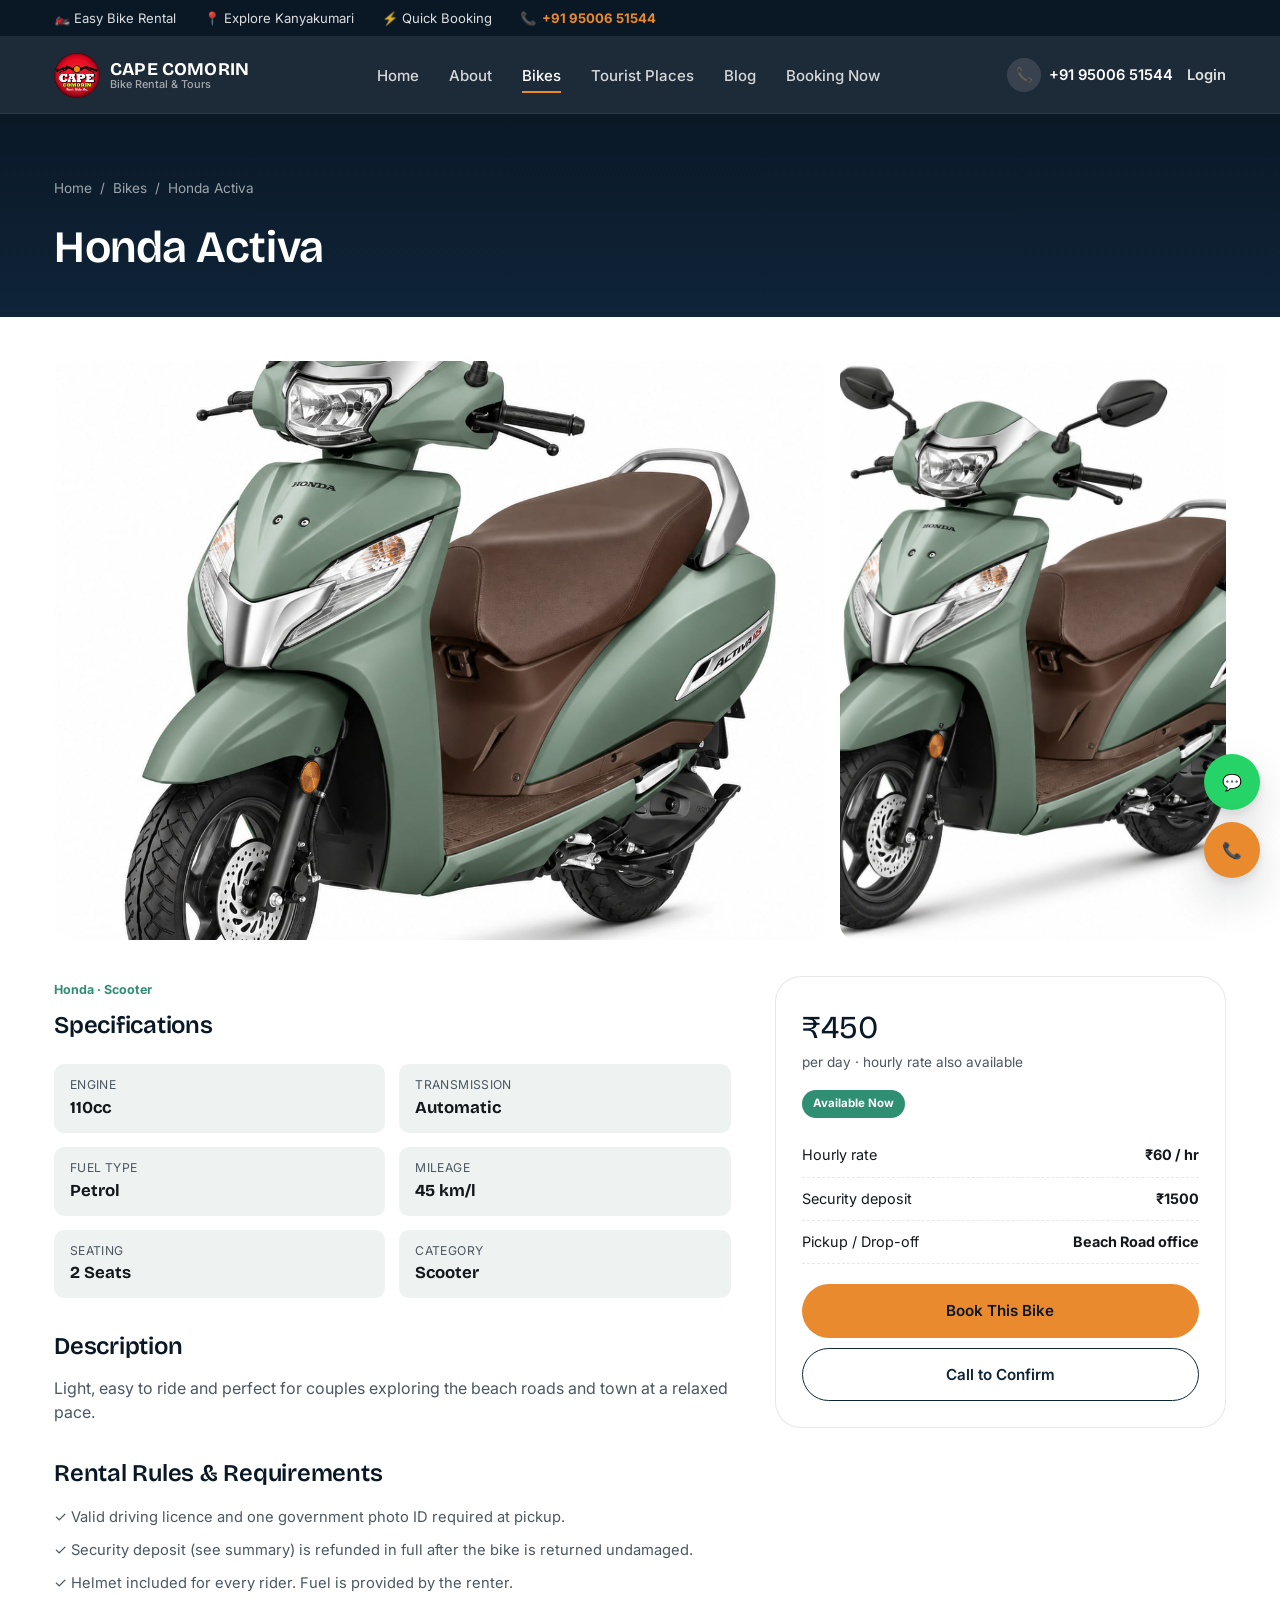
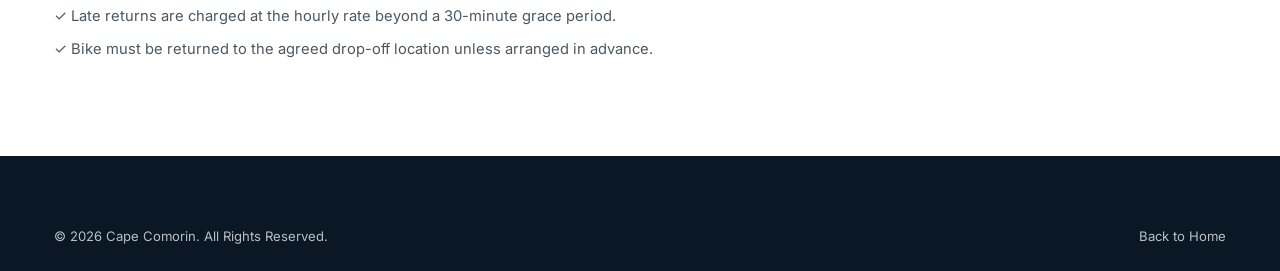
<file: bike-details.html>
<!DOCTYPE html>
<html lang="en">
<head>
<meta charset="UTF-8">
<meta name="viewport" content="width=device-width, initial-scale=1.0">
<title id="page-title">Bike Details | Cape Comorin</title>
<meta name="description" content="Specifications, pricing and rental terms for this bike, available to rent in Kanyakumari.">
<link rel="icon" href="data:image/svg+xml,<svg xmlns=%22http://www.w3.org/2000/svg%22 viewBox=%220 0 100 100%22><text y=%22.9em%22 font-size=%2290%22>🏍️</text></svg>">
<link rel="preconnect" href="https://fonts.googleapis.com">
<link rel="preconnect" href="https://fonts.gstatic.com" crossorigin>
<link href="https://fonts.googleapis.com/css2?family=Bricolage+Grotesque:opsz,wght@12..96,500;12..96,600;12..96,700;12..96,800&family=Inter:wght@400;500;600;700&display=swap" rel="stylesheet">
<link rel="stylesheet" href="css/style.css">
<style>
  .gallery{display:grid; grid-template-columns:2fr 1fr; gap:14px; margin-bottom:36px;}
  .gallery img{border-radius:var(--radius-md); object-fit:cover; width:100%; height:100%; aspect-ratio:4/3;}
  .detail-grid{display:grid; grid-template-columns:1.5fr 1fr; gap:44px; align-items:start;}
  .spec-list{display:grid; grid-template-columns:1fr 1fr; gap:14px; margin:20px 0 30px;}
  .spec-list div{background:var(--sand); border-radius:var(--radius-sm); padding:12px 16px;}
  .spec-list span{display:block; font-size:0.76rem; color:var(--ink-soft); text-transform:uppercase; letter-spacing:.03em;}
  .spec-list strong{font-family:var(--font-display); font-size:1.05rem;}
  .buy-box{background:var(--white); border:1px solid var(--line); border-radius:var(--radius-lg); padding:26px; position:sticky; top:96px;}
  .buy-box .price{font-family:var(--font-display); font-size:2rem; color:var(--navy-950);}
  .rules-list{display:grid; gap:10px; margin-top:14px; color:var(--ink-soft); font-size:0.92rem;}
  @media (max-width:900px){.detail-grid{grid-template-columns:1fr;} .gallery{grid-template-columns:1fr;}}
</style>
</head>
<body>
<a href="#main" class="skip-link">Skip to content</a>
<div class="topbar"><div class="container"><div class="topbar-scroll">
  <span>🏍️ Easy Bike Rental</span><span>📍 Explore Kanyakumari</span><span>⚡ Quick Booking</span>
  <a class="topbar-call" href="tel:9500651544" data-cc-tel>📞 <span data-cc-phone>+91 95006 51544</span></a>
</div></div></div>
<header class="site-header">
  <div class="container nav-row">
     <a href="index.html" class="logo">
     <span class="logo-mark">
  <img src="image/LOGO-UPDATED.png" alt="Cape Comorin Logo">
</span>
      <span class="logo-text"><strong>CAPE COMORIN</strong><small>Bike Rental &amp; Tours</small></span>
    </a>
    <nav class="nav-links" aria-label="Primary">
      <a href="index.html">Home</a><a href="index.html#about">About</a><a href="bikes.html" class="active">Bikes</a>
      <a href="tourist-places.html">Tourist Places</a><a href="blog.html">Blog</a><a href="booking.html">Booking Now</a>
    </nav>
    <div class="nav-right">
      <a class="nav-call" href="tel:9500651544" data-cc-tel><span class="icon-circle">📞</span><span class="call-label" data-cc-phone>+91 95006 51544</span></a>
      <a class="nav-login" href="login.html">Login</a>
      <button class="hamburger" aria-label="Open menu" aria-expanded="false"><span></span><span></span><span></span></button>
    </div>
  </div>
  <div class="mobile-panel" role="dialog" aria-label="Mobile menu">
    <a href="index.html">Home</a><a href="index.html#about">About</a><a href="bikes.html">Bikes</a>
    <a href="tourist-places.html">Tourist Places</a><a href="blog.html">Blog</a><a href="booking.html">Booking Now</a>
    <a href="login.html">Login</a>
    <a class="btn btn-amber btn-block" href="booking.html">Book Your Bike</a>
    <div class="mobile-call-strip"><span>📞</span><a href="tel:9500651544" data-cc-tel data-cc-phone>+91 95006 51544</a></div>
  </div>
</header>

<main id="main">
  <section class="page-hero" style="padding-bottom:34px;">
    <div class="container">
      <div class="breadcrumbs"><a href="index.html">Home</a><span>/</span><a href="bikes.html">Bikes</a><span>/</span><span id="crumb-name">Bike</span></div>
      <h1 id="detail-name">Loading…</h1>
    </div>
  </section>

  <section class="section" style="padding-top:44px;">
    <div class="container">
      <div class="gallery" id="detail-gallery"></div>
      <div class="detail-grid">
        <div>
          <span class="bike-cat" id="detail-cat"></span>
          <h2 style="margin-top:6px;">Specifications</h2>
          <div class="spec-list" id="detail-specs"></div>

          <h2>Description</h2>
          <p id="detail-desc" style="color:var(--ink-soft); margin-top:10px;"></p>

          <h2 style="margin-top:30px;">Rental Rules &amp; Requirements</h2>
          <div class="rules-list">
            <p>✓ Valid driving licence and one government photo ID required at pickup.</p>
            <p>✓ Security deposit (see summary) is refunded in full after the bike is returned undamaged.</p>
            <p>✓ Helmet included for every rider. Fuel is provided by the renter.</p>
            <p>✓ Late returns are charged at the hourly rate beyond a 30-minute grace period.</p>
            <p>✓ Bike must be returned to the agreed drop-off location unless arranged in advance.</p>
          </div>
        </div>

        <aside class="buy-box">
          <div class="price" id="detail-price">₹0</div>
          <p style="color:var(--ink-soft); font-size:0.85rem; margin-bottom:16px;">per day · hourly rate also available</p>
          <div id="detail-availability" style="margin-bottom:16px;"></div>
          <div class="summary-row"><span>Hourly rate</span><strong id="detail-hourly"></strong></div>
          <div class="summary-row"><span>Security deposit</span><strong id="detail-deposit"></strong></div>
          <div class="summary-row"><span>Pickup / Drop-off</span><strong>Beach Road office</strong></div>
          <a href="booking.html" id="detail-book-btn" class="btn btn-amber btn-block" style="margin-top:20px;">Book This Bike</a>
          <a href="tel:9500651544" data-cc-tel class="btn btn-outline-dark btn-block" style="margin-top:10px;">Call to Confirm</a>
        </aside>
      </div>
    </div>
  </section>
</main>

<footer class="site-footer">
  <div class="container">
    <div class="footer-bottom" style="border-top:none; padding-top:0;">
      <span>© <span data-cc-year>2026</span> Cape Comorin. All Rights Reserved.</span>
      <a href="index.html">Back to Home</a>
    </div>
  </div>
</footer>

<div class="floating-stack">
  <a class="fab fab-whatsapp" data-cc-whatsapp href="#" target="_blank" rel="noopener" aria-label="Chat on WhatsApp">💬</a>
  <a class="fab fab-call" href="tel:9500651544" data-cc-tel aria-label="Call Cape Comorin">📞</a>
</div>

<script src="js/data.js"></script>
<script src="js/main.js"></script>
<script>
  const params = new URLSearchParams(location.search);
  const bike = CC_BIKES.find(b=>b.slug === params.get("bike")) || CC_BIKES[0];

  document.getElementById("page-title").textContent = bike.name + " Rental in Kanyakumari | Cape Comorin";
  document.getElementById("detail-name").textContent = bike.name;
  document.getElementById("crumb-name").textContent = bike.name;
  document.getElementById("detail-cat").textContent = bike.brand + " · " + bike.category;
  document.getElementById("detail-desc").textContent = bike.desc;
  document.getElementById("detail-price").textContent = "₹" + bike.pricePerDay;
  document.getElementById("detail-hourly").textContent = "₹" + bike.pricePerHour + " / hr";
  document.getElementById("detail-deposit").textContent = "₹" + bike.deposit;
  document.getElementById("detail-book-btn").href = "booking.html?bike=" + bike.slug;

  document.getElementById("detail-gallery").innerHTML = (bike.gallery.length ? bike.gallery : [bike.image])
    .concat(bike.gallery.length < 2 ? [bike.image] : [])
    .slice(0,2)
    .map(src => `<img src="${src}" alt="${bike.name}">`).join("");

  document.getElementById("detail-specs").innerHTML = `
    <div><span>Engine</span><strong>${bike.cc}cc</strong></div>
    <div><span>Transmission</span><strong>${bike.transmission}</strong></div>
    <div><span>Fuel Type</span><strong>${bike.fuel}</strong></div>
    <div><span>Mileage</span><strong>${bike.mileage}</strong></div>
    <div><span>Seating</span><strong>${bike.seats} Seats</strong></div>
    <div><span>Category</span><strong>${bike.category}</strong></div>
  `;

  document.getElementById("detail-availability").innerHTML = bike.available
    ? `<span class="badge-teal badge" style="position:static; display:inline-block;">Available Now</span>`
    : `<span class="badge-red badge" style="position:static; display:inline-block;">Currently Unavailable</span>`;
</script>
</body>
</html>
</file>
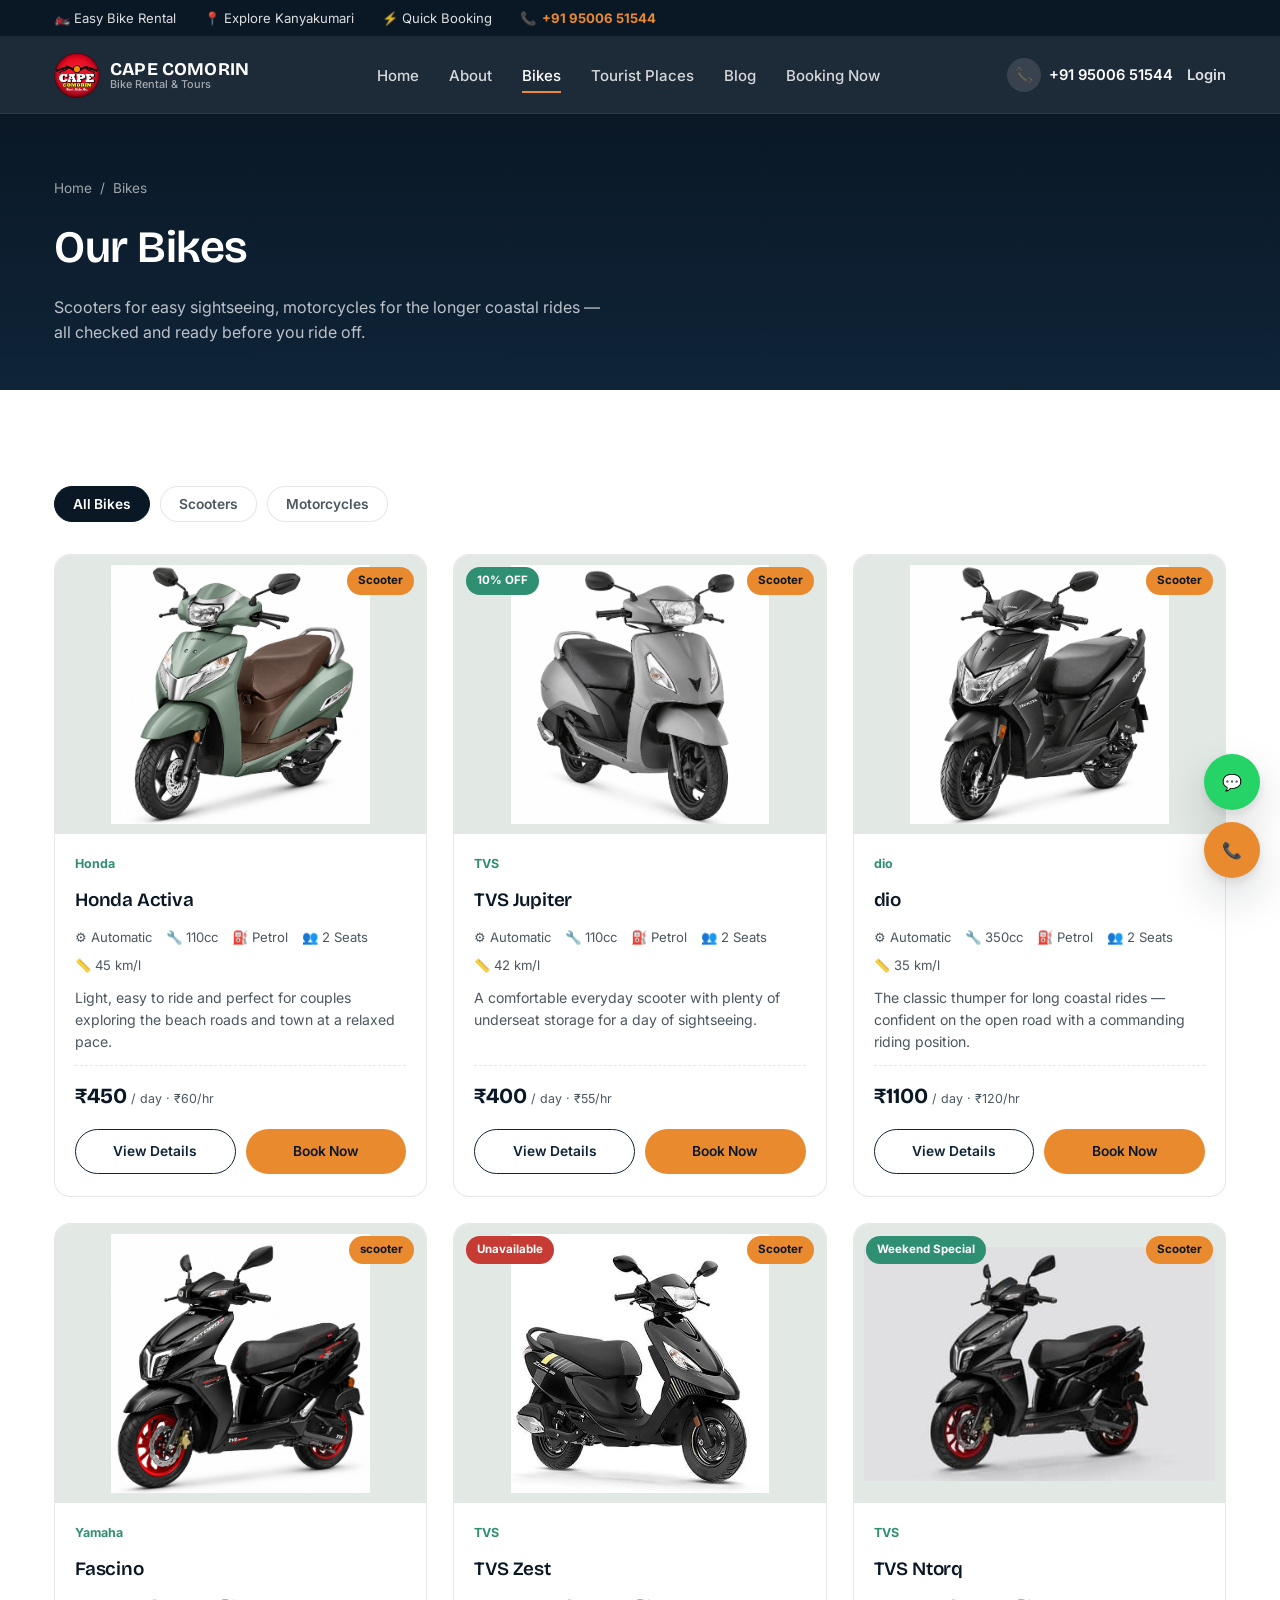
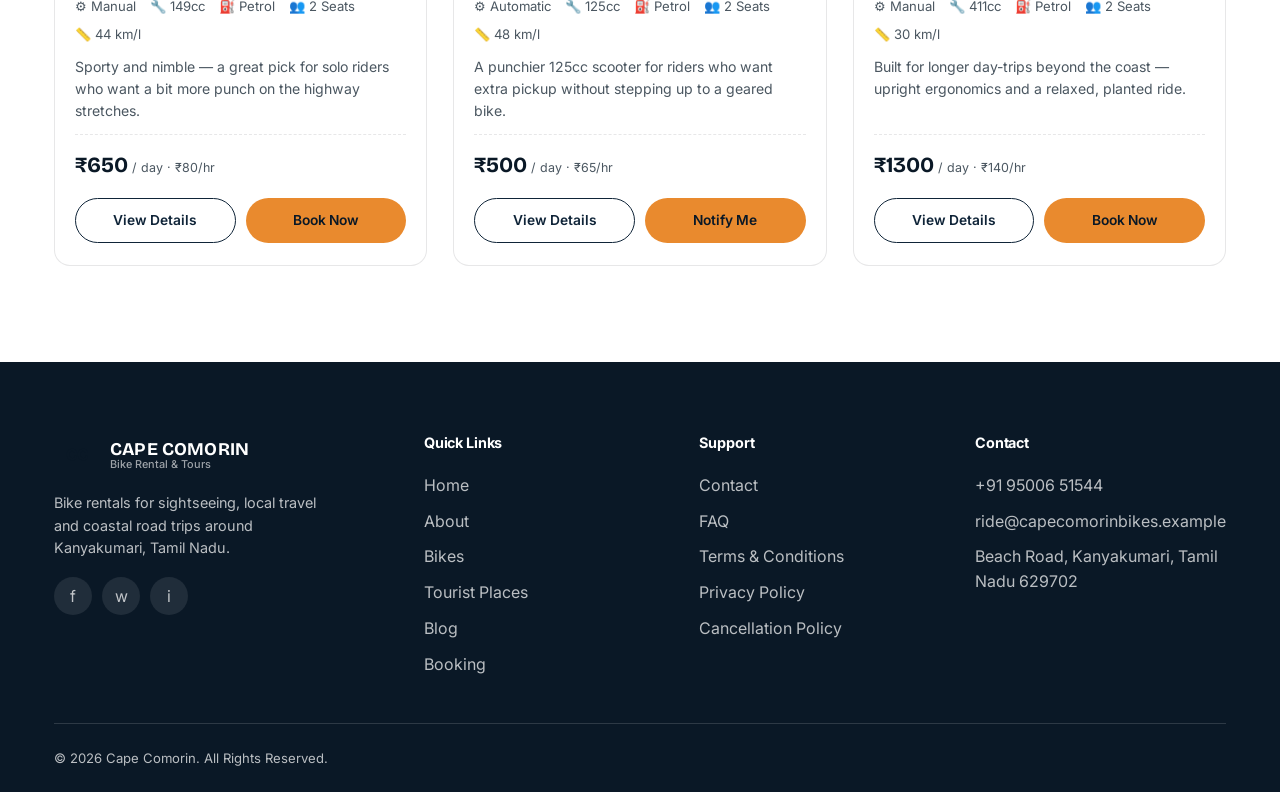
<file: bikes.html>
<!DOCTYPE html>
<html lang="en">
<head>
<meta charset="UTF-8">
<meta name="viewport" content="width=device-width, initial-scale=1.0">
<title>Bike & Scooter Rental in Kanyakumari | Cape Comorin</title>
<meta name="description" content="Browse scooters and motorcycles available for rent in Kanyakumari — daily and hourly rates, specs and instant booking.">
<link rel="canonical" href="https://www.capecomorinbikes.example/bikes">
<link rel="icon" href="data:image/svg+xml,<svg xmlns=%22http://www.w3.org/2000/svg%22 viewBox=%220 0 100 100%22><text y=%22.9em%22 font-size=%2290%22>🏍️</text></svg>">
<link rel="preconnect" href="https://fonts.googleapis.com">
<link rel="preconnect" href="https://fonts.gstatic.com" crossorigin>
<link href="https://fonts.googleapis.com/css2?family=Bricolage+Grotesque:opsz,wght@12..96,500;12..96,600;12..96,700;12..96,800&family=Inter:wght@400;500;600;700&display=swap" rel="stylesheet">
<link rel="stylesheet" href="css/style.css">
</head>
<body>
<a href="#main" class="skip-link">Skip to content</a>
<div class="topbar"><div class="container"><div class="topbar-scroll">
  <span>🏍️ Easy Bike Rental</span><span>📍 Explore Kanyakumari</span><span>⚡ Quick Booking</span>
  <a class="topbar-call" href="tel:9500651544" data-cc-tel>📞 <span data-cc-phone>+91 95006 51544</span></a>
</div></div></div>

<header class="site-header">
  <div class="container nav-row">
    <a href="index.html" class="logo">
     <span class="logo-mark">
  <img src="image/LOGO-UPDATED.png" alt="Cape Comorin Logo">
</span>
      <span class="logo-text"><strong>CAPE COMORIN</strong><small>Bike Rental &amp; Tours</small></span>
    </a>
    <nav class="nav-links" aria-label="Primary">
      <a href="index.html">Home</a><a href="index.html#about">About</a><a href="bikes.html" class="active">Bikes</a>
      <a href="tourist-places.html">Tourist Places</a><a href="blog.html">Blog</a><a href="booking.html">Booking Now</a>
    </nav>
    <div class="nav-right">
      <a class="nav-call" href="tel:9500651544" data-cc-tel><span class="icon-circle">📞</span><span class="call-label" data-cc-phone>+91 95006 51544</span></a>
      <a class="nav-login" href="login.html">Login</a>
      <button class="hamburger" aria-label="Open menu" aria-expanded="false"><span></span><span></span><span></span></button>
    </div>
  </div>
  <div class="mobile-panel" role="dialog" aria-label="Mobile menu">
    <a href="index.html">Home</a><a href="index.html#about">About</a><a href="bikes.html">Bikes</a>
    <a href="tourist-places.html">Tourist Places</a><a href="blog.html">Blog</a><a href="booking.html">Booking Now</a>
    <a href="login.html">Login</a>
    <a class="btn btn-amber btn-block" href="booking.html">Book Your Bike</a>
    <div class="mobile-call-strip"><span>📞</span><a href="tel:9500651544" data-cc-tel data-cc-phone>+91 95006 51544</a></div>
  </div>
</header>

<main id="main">
  <section class="page-hero">
    <div class="container">
      <div class="breadcrumbs"><a href="index.html">Home</a><span>/</span><span>Bikes</span></div>
      <h1>Our Bikes</h1>
      <p>Scooters for easy sightseeing, motorcycles for the longer coastal rides — all checked and ready before you ride off.</p>
    </div>
  </section>

  <section class="section">
    <div class="container">
      <div class="bike-toolbar" id="bike-filters">
        <button class="chip active" data-filter="All">All Bikes</button>
        <button class="chip" data-filter="Scooter">Scooters</button>
        <button class="chip" data-filter="Motorcycle">Motorcycles</button>
      </div>
      <div class="bike-grid" id="bike-grid"></div>
    </div>
  </section>
</main>

<footer class="site-footer">
  <div class="container">
    <div class="footer-grid">
      <div class="footer-col footer-brand">
        <div class="logo"><span class="logo-mark">CC</span><span class="logo-text"><strong>CAPE COMORIN</strong><small>Bike Rental &amp; Tours</small></span></div>
        <p>Bike rentals for sightseeing, local travel and coastal road trips around Kanyakumari, Tamil Nadu.</p>
        <div class="footer-social">
          <a href="#" aria-label="Facebook">f</a><a data-cc-whatsapp href="#" aria-label="WhatsApp">w</a><a href="#" aria-label="Instagram">i</a>
        </div>
      </div>
      <div class="footer-col"><h4>Quick Links</h4><ul>
        <li><a href="index.html">Home</a></li><li><a href="index.html#about">About</a></li>
        <li><a href="bikes.html">Bikes</a></li><li><a href="tourist-places.html">Tourist Places</a></li>
        <li><a href="blog.html">Blog</a></li><li><a href="booking.html">Booking</a></li>
      </ul></div>
      <div class="footer-col"><h4>Support</h4><ul>
        <li><a href="index.html#contact">Contact</a></li><li><a href="faq.html">FAQ</a></li>
        <li><a href="terms.html">Terms &amp; Conditions</a></li><li><a href="terms.html#privacy">Privacy Policy</a></li>
        <li><a href="terms.html#cancellation">Cancellation Policy</a></li>
      </ul></div>
      <div class="footer-col"><h4>Contact</h4><ul>
        <li><a href="tel:9500651544" data-cc-tel data-cc-phone>+91 95006 51544</a></li>
        <li><span data-cc-email>ride@capecomorinbikes.example</span></li>
        <li><span data-cc-address>Beach Road, Kanyakumari</span></li>
      </ul></div>
    </div>
    <div class="footer-bottom"><span>© <span data-cc-year>2026</span> Cape Comorin. All Rights Reserved.</span></div>
  </div>
</footer>

<div class="floating-stack">
  <a class="fab fab-whatsapp" data-cc-whatsapp href="#" target="_blank" rel="noopener" aria-label="Chat on WhatsApp">💬</a>
  <a class="fab fab-call" href="tel:9500651544" data-cc-tel aria-label="Call Cape Comorin">📞</a>
</div>

<script src="js/data.js"></script>
<script src="js/main.js"></script>
<script>
  const grid = document.getElementById("bike-grid");
  function renderBikes(filter){
    const list = filter === "All" ? CC_BIKES : CC_BIKES.filter(b=>b.category===filter);
    grid.innerHTML = list.map(ccBikeCardHTML).join("") || "<p>No bikes match this filter right now.</p>";
  }
  renderBikes("All");
  document.querySelectorAll("#bike-filters .chip").forEach(chip=>{
    chip.addEventListener("click", ()=>{
      document.querySelectorAll("#bike-filters .chip").forEach(c=>c.classList.remove("active"));
      chip.classList.add("active");
      renderBikes(chip.dataset.filter);
    });
  });
</script>
</body>
</html>
</file>
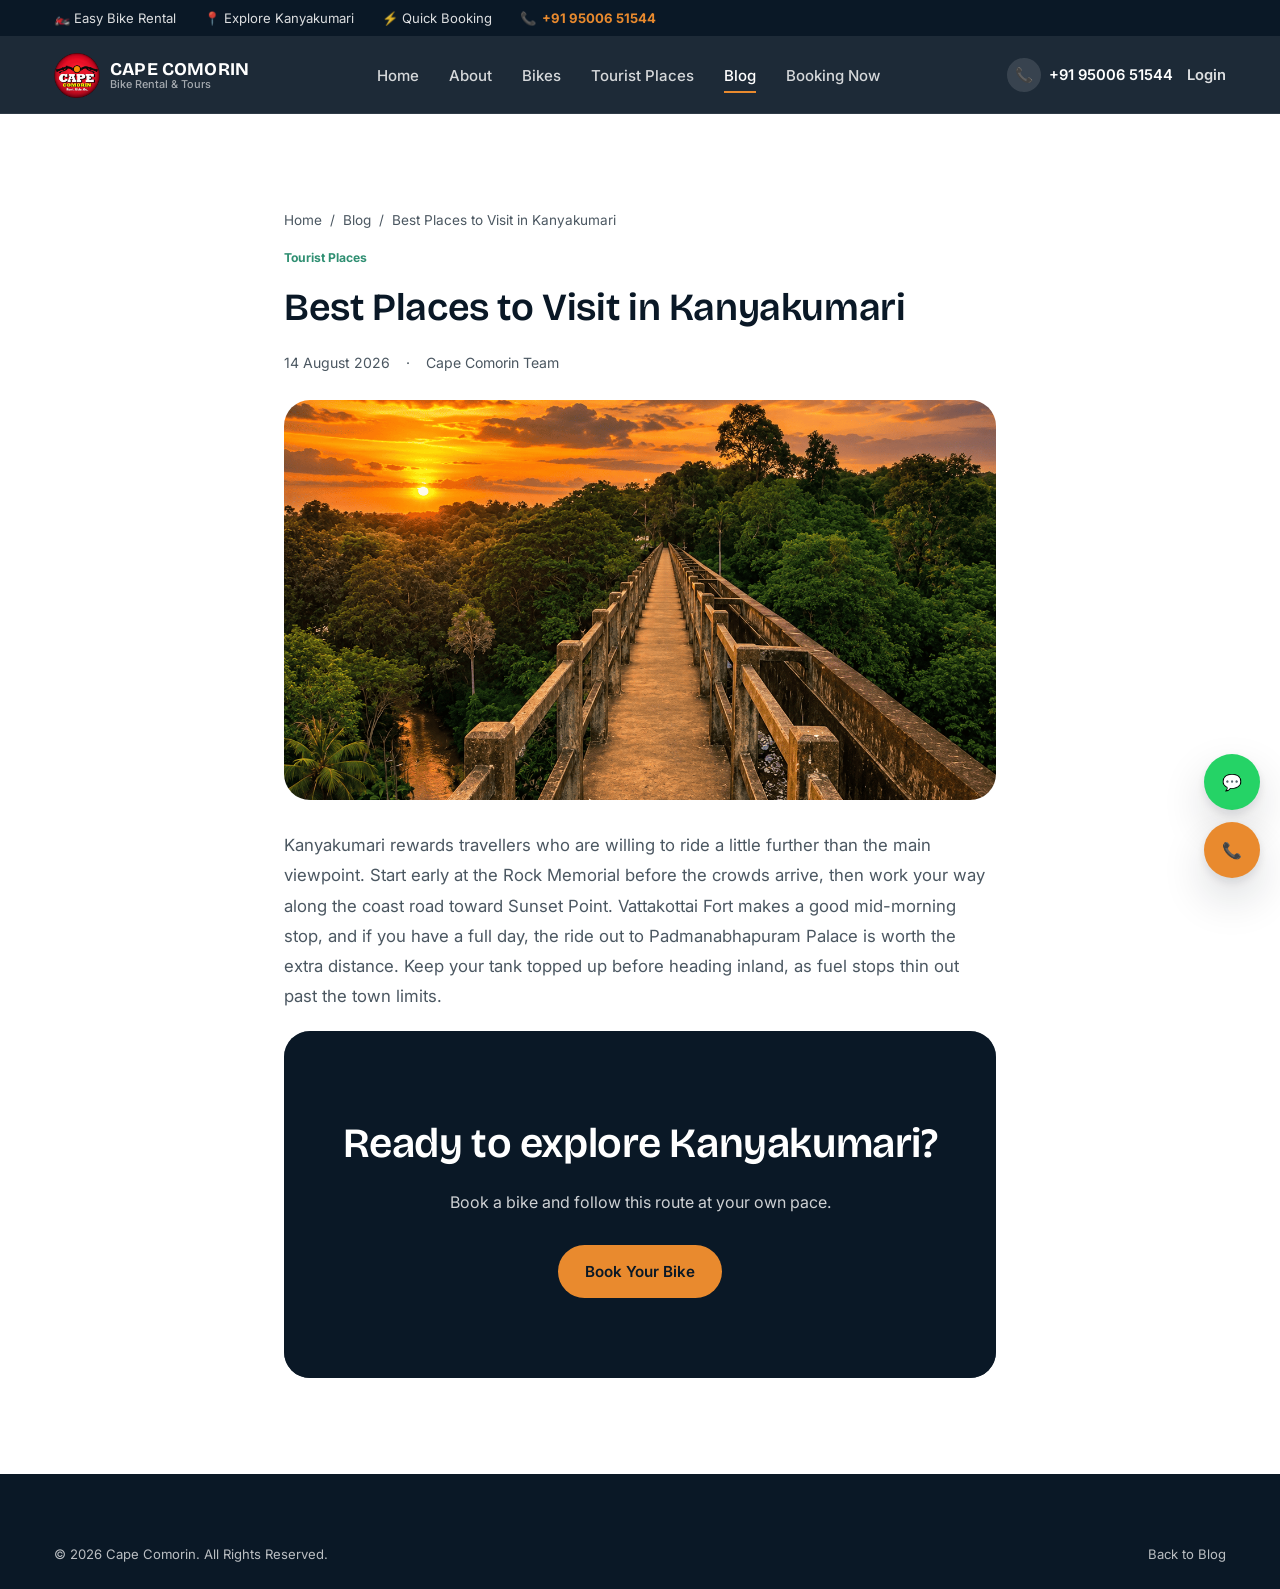
<file: blog-post.html>
<!DOCTYPE html>
<html lang="en">
<head>
<meta charset="UTF-8">
<meta name="viewport" content="width=device-width, initial-scale=1.0">
<title id="page-title">Blog Post | Cape Comorin</title>
<link rel="icon" href="data:image/svg+xml,<svg xmlns=%22http://www.w3.org/2000/svg%22 viewBox=%220 0 100 100%22><text y=%22.9em%22 font-size=%2290%22>🏍️</text></svg>">
<link rel="preconnect" href="https://fonts.googleapis.com">
<link rel="preconnect" href="https://fonts.gstatic.com" crossorigin>
<link href="https://fonts.googleapis.com/css2?family=Bricolage+Grotesque:opsz,wght@12..96,500;12..96,600;12..96,700;12..96,800&family=Inter:wght@400;500;600;700&display=swap" rel="stylesheet">
<link rel="stylesheet" href="css/style.css">
<style>
  .post-wrap{max-width:760px; margin:0 auto;}
  .post-hero-img{border-radius:var(--radius-lg); width:100%; aspect-ratio:16/9; object-fit:cover; margin-bottom:30px;}
  .post-body p{color:var(--ink-soft); font-size:1.05rem; line-height:1.8; margin-bottom:20px;}
  .post-meta{display:flex; gap:16px; color:var(--ink-soft); font-size:0.88rem; margin-bottom:10px;}
</style>
</head>
<body>
<a href="#main" class="skip-link">Skip to content</a>
<div class="topbar"><div class="container"><div class="topbar-scroll">
  <span>🏍️ Easy Bike Rental</span><span>📍 Explore Kanyakumari</span><span>⚡ Quick Booking</span>
  <a class="topbar-call" href="tel:9500651544" data-cc-tel>📞 <span data-cc-phone>+91 95006 51544</span></a>
</div></div></div>
<header class="site-header">
  <div class="container nav-row">
    <a href="index.html" class="logo">
     <span class="logo-mark">
  <img src="image/LOGO-UPDATED.png" alt="Cape Comorin Logo">
</span>
      <span class="logo-text"><strong>CAPE COMORIN</strong><small>Bike Rental &amp; Tours</small></span>
    </a>
    <nav class="nav-links" aria-label="Primary">
      <a href="index.html">Home</a><a href="index.html#about">About</a><a href="bikes.html">Bikes</a>
      <a href="tourist-places.html">Tourist Places</a><a href="blog.html" class="active">Blog</a><a href="booking.html">Booking Now</a>
    </nav>
    <div class="nav-right">
      <a class="nav-call" href="tel:9500651544" data-cc-tel><span class="icon-circle">📞</span><span class="call-label" data-cc-phone>+91 95006 51544</span></a>
      <a class="nav-login" href="login.html">Login</a>
      <button class="hamburger" aria-label="Open menu" aria-expanded="false"><span></span><span></span><span></span></button>
    </div>
  </div>
  <div class="mobile-panel" role="dialog" aria-label="Mobile menu">
    <a href="index.html">Home</a><a href="index.html#about">About</a><a href="bikes.html">Bikes</a>
    <a href="tourist-places.html">Tourist Places</a><a href="blog.html">Blog</a><a href="booking.html">Booking Now</a>
    <a href="login.html">Login</a>
    <a class="btn btn-amber btn-block" href="booking.html">Book Your Bike</a>
    <div class="mobile-call-strip"><span>📞</span><a href="tel:9500651544" data-cc-tel data-cc-phone>+91 95006 51544</a></div>
  </div>
</header>

<main id="main">
  <section class="section">
    <div class="container post-wrap">
      <div class="breadcrumbs" style="color:var(--ink-soft);"><a href="index.html">Home</a><span>/</span><a href="blog.html">Blog</a><span>/</span><span id="crumb-title">Post</span></div>
      <p class="blog-cat" id="post-cat" style="margin-top:18px;"></p>
      <h1 id="post-title" style="margin-top:10px; font-size:clamp(1.7rem,3.4vw,2.4rem);"></h1>
      <div class="post-meta" style="margin-top:14px;"><span id="post-date"></span><span>·</span><span>Cape Comorin Team</span></div>
      <img id="post-image" class="post-hero-img" alt="" style="margin-top:26px;">
      <div class="post-body"><p id="post-body-text"></p></div>
      <div class="cta-banner" style="background:var(--navy-950); margin-top:20px;">
        <div class="cta-banner-inner">
          <h2>Ready to explore Kanyakumari?</h2>
          <p>Book a bike and follow this route at your own pace.</p>
          <div class="cta-actions"><a href="booking.html" class="btn btn-amber">Book Your Bike</a></div>
        </div>
      </div>
    </div>
  </section>
</main>

<footer class="site-footer">
  <div class="container">
    <div class="footer-bottom" style="border-top:none; padding-top:0;">
      <span>© <span data-cc-year>2026</span> Cape Comorin. All Rights Reserved.</span>
      <a href="blog.html">Back to Blog</a>
    </div>
  </div>
</footer>

<div class="floating-stack">
  <a class="fab fab-whatsapp" data-cc-whatsapp href="#" target="_blank" rel="noopener" aria-label="Chat on WhatsApp">💬</a>
  <a class="fab fab-call" href="tel:9500651544" data-cc-tel aria-label="Call Cape Comorin">📞</a>
</div>

<script src="js/data.js"></script>
<script src="js/main.js"></script>
<script>
  const params = new URLSearchParams(location.search);
  const post = CC_BLOG.find(p=>p.slug === params.get("post")) || CC_BLOG[0];
  document.getElementById("page-title").textContent = post.title + " | Cape Comorin Blog";
  document.getElementById("crumb-title").textContent = post.title;
  document.getElementById("post-cat").textContent = post.category;
  document.getElementById("post-title").textContent = post.title;
  document.getElementById("post-date").textContent = new Date(post.date).toLocaleDateString("en-IN",{day:"numeric",month:"long",year:"numeric"});
  document.getElementById("post-image").src = post.image;
  document.getElementById("post-image").alt = post.title;
  document.getElementById("post-body-text").textContent = post.body;
</script>
</body>
</html>
</file>
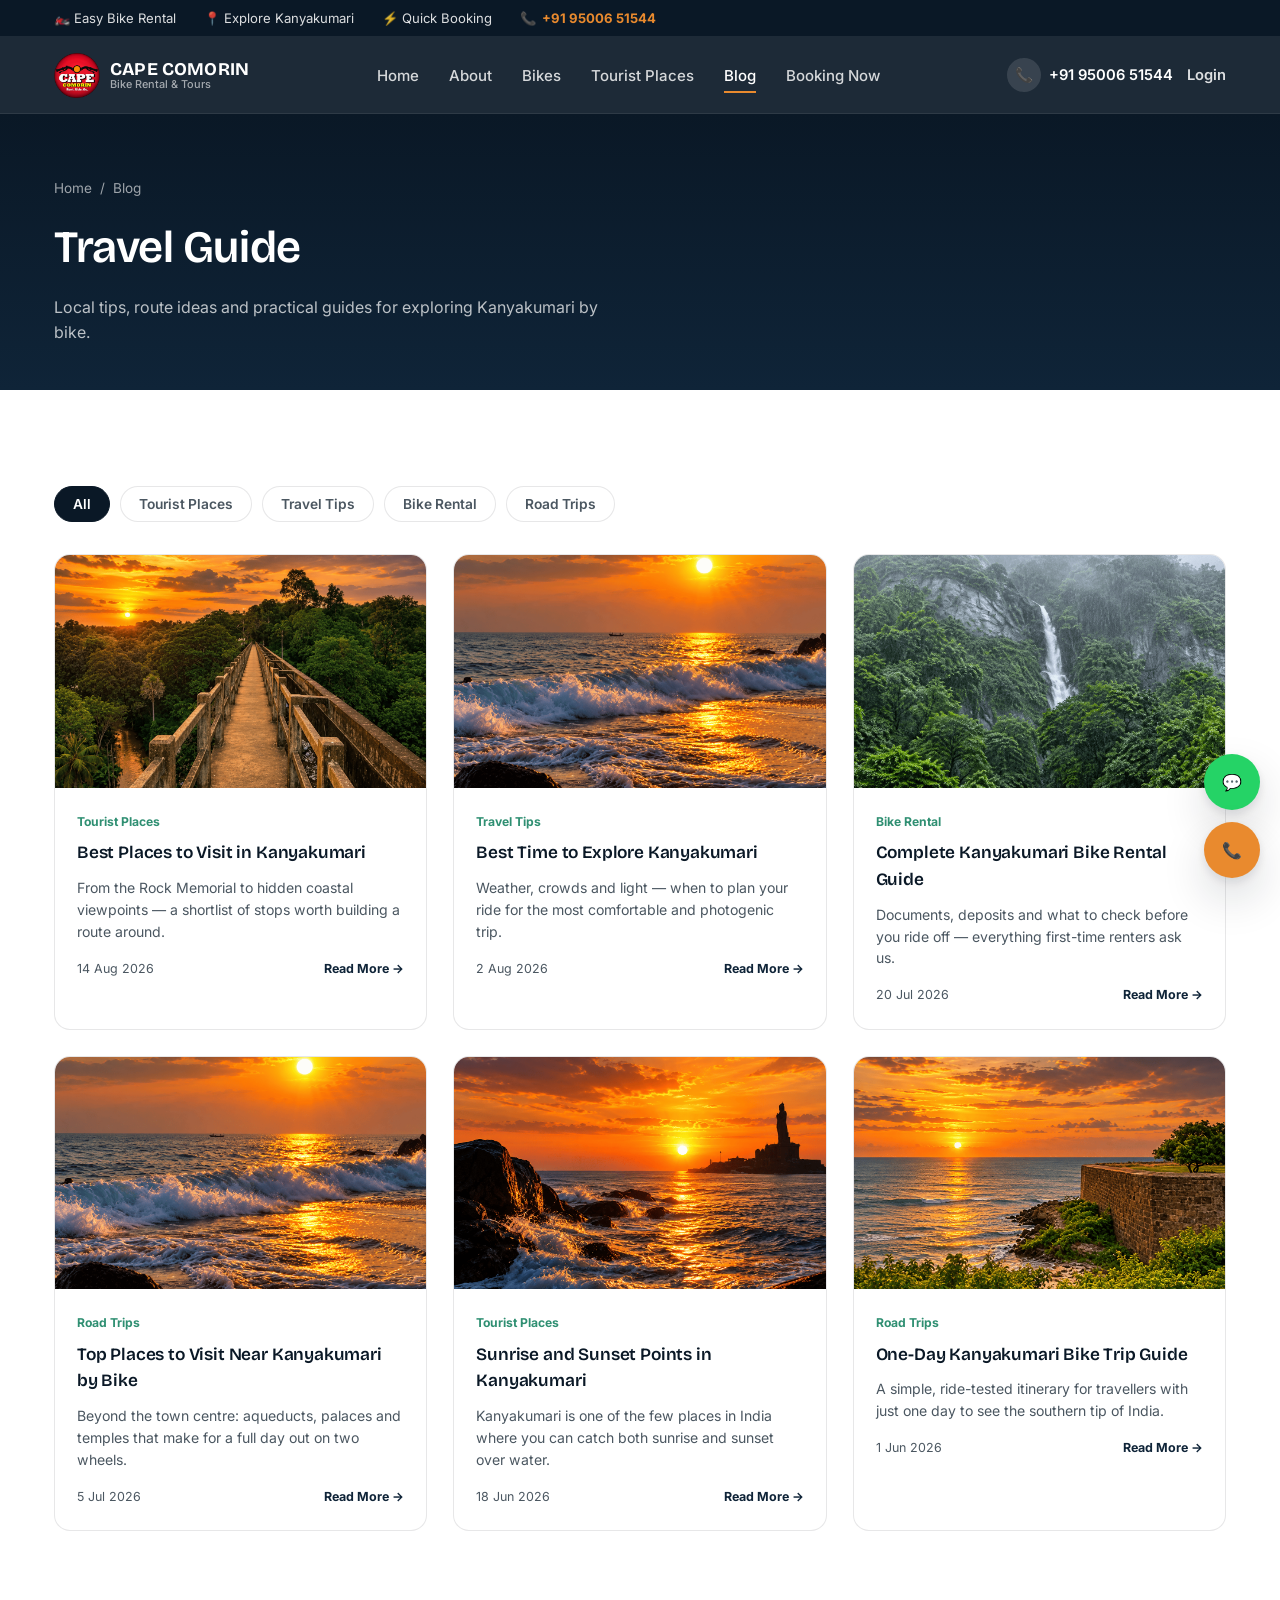
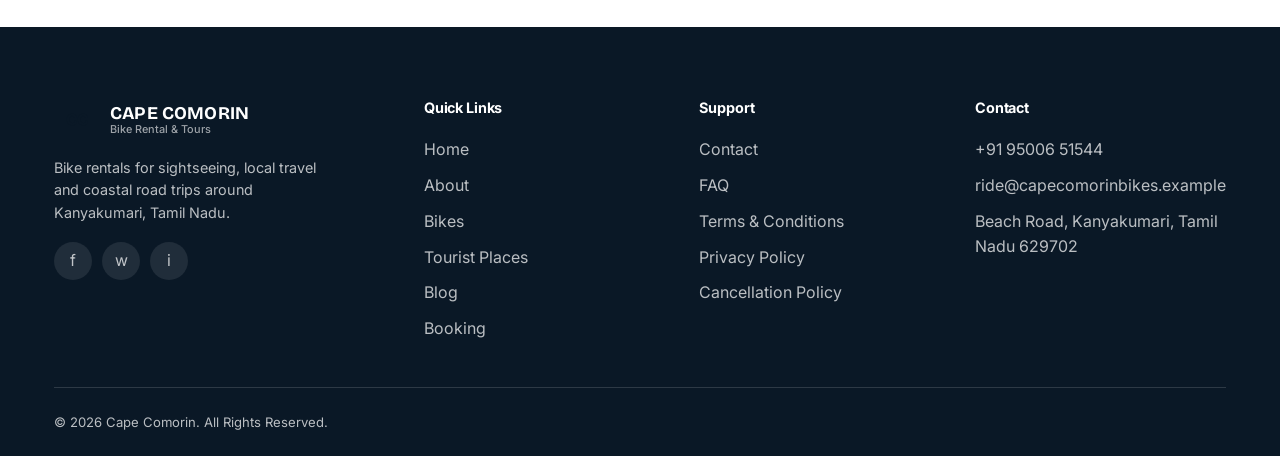
<file: blog.html>
<!DOCTYPE html>
<html lang="en">
<head>
<meta charset="UTF-8">
<meta name="viewport" content="width=device-width, initial-scale=1.0">
<title>Travel Guide & Bike Rental Tips | Cape Comorin Blog</title>
<meta name="description" content="Kanyakumari travel tips, bike rental guides and road trip ideas from Cape Comorin.">
<link rel="canonical" href="https://www.capecomorinbikes.example/blog">
<link rel="icon" href="data:image/svg+xml,<svg xmlns=%22http://www.w3.org/2000/svg%22 viewBox=%220 0 100 100%22><text y=%22.9em%22 font-size=%2290%22>🏍️</text></svg>">
<link rel="preconnect" href="https://fonts.googleapis.com">
<link rel="preconnect" href="https://fonts.gstatic.com" crossorigin>
<link href="https://fonts.googleapis.com/css2?family=Bricolage+Grotesque:opsz,wght@12..96,500;12..96,600;12..96,700;12..96,800&family=Inter:wght@400;500;600;700&display=swap" rel="stylesheet">
<link rel="stylesheet" href="css/style.css">
</head>
<body>
<a href="#main" class="skip-link">Skip to content</a>
<div class="topbar"><div class="container"><div class="topbar-scroll">
  <span>🏍️ Easy Bike Rental</span><span>📍 Explore Kanyakumari</span><span>⚡ Quick Booking</span>
  <a class="topbar-call" href="tel:9500651544" data-cc-tel>📞 <span data-cc-phone>+91 95006 51544</span></a>
</div></div></div>
<header class="site-header">
  <div class="container nav-row">
    <a href="index.html" class="logo">
     <span class="logo-mark">
  <img src="image/LOGO-UPDATED.png" alt="Cape Comorin Logo">
</span>
      <span class="logo-text"><strong>CAPE COMORIN</strong><small>Bike Rental &amp; Tours</small></span>
    </a>
    <nav class="nav-links" aria-label="Primary">
      <a href="index.html">Home</a><a href="index.html#about">About</a><a href="bikes.html">Bikes</a>
      <a href="tourist-places.html">Tourist Places</a><a href="blog.html" class="active">Blog</a><a href="booking.html">Booking Now</a>
    </nav>
    <div class="nav-right">
      <a class="nav-call" href="tel:9500651544" data-cc-tel><span class="icon-circle">📞</span><span class="call-label" data-cc-phone>+91 95006 51544</span></a>
      <a class="nav-login" href="login.html">Login</a>
      <button class="hamburger" aria-label="Open menu" aria-expanded="false"><span></span><span></span><span></span></button>
    </div>
  </div>
  <div class="mobile-panel" role="dialog" aria-label="Mobile menu">
    <a href="index.html">Home</a><a href="index.html#about">About</a><a href="bikes.html">Bikes</a>
    <a href="tourist-places.html">Tourist Places</a><a href="blog.html">Blog</a><a href="booking.html">Booking Now</a>
    <a href="login.html">Login</a>
    <a class="btn btn-amber btn-block" href="booking.html">Book Your Bike</a>
    <div class="mobile-call-strip"><span>📞</span><a href="tel:9500651544" data-cc-tel data-cc-phone>+91 95006 51544</a></div>
  </div>
</header>

<main id="main">
  <section class="page-hero">
    <div class="container">
      <div class="breadcrumbs"><a href="index.html">Home</a><span>/</span><span>Blog</span></div>
      <h1>Travel Guide</h1>
      <p>Local tips, route ideas and practical guides for exploring Kanyakumari by bike.</p>
    </div>
  </section>

  <section class="section">
    <div class="container">
      <div class="bike-toolbar" id="blog-filters">
        <button class="chip active" data-cat="All">All</button>
      </div>
      <div class="blog-grid" id="blog-grid"></div>
    </div>
  </section>
</main>

<footer class="site-footer">
  <div class="container">
    <div class="footer-grid">
      <div class="footer-col footer-brand">
        <div class="logo"><span class="logo-mark">CC</span><span class="logo-text"><strong>CAPE COMORIN</strong><small>Bike Rental &amp; Tours</small></span></div>
        <p>Bike rentals for sightseeing, local travel and coastal road trips around Kanyakumari, Tamil Nadu.</p>
        <div class="footer-social"><a href="#" aria-label="Facebook">f</a><a data-cc-whatsapp href="#" aria-label="WhatsApp">w</a><a href="#" aria-label="Instagram">i</a></div>
      </div>
      <div class="footer-col"><h4>Quick Links</h4><ul>
        <li><a href="index.html">Home</a></li><li><a href="index.html#about">About</a></li>
        <li><a href="bikes.html">Bikes</a></li><li><a href="tourist-places.html">Tourist Places</a></li>
        <li><a href="blog.html">Blog</a></li><li><a href="booking.html">Booking</a></li>
      </ul></div>
      <div class="footer-col"><h4>Support</h4><ul>
        <li><a href="index.html#contact">Contact</a></li><li><a href="faq.html">FAQ</a></li>
        <li><a href="terms.html">Terms &amp; Conditions</a></li><li><a href="terms.html#privacy">Privacy Policy</a></li>
        <li><a href="terms.html#cancellation">Cancellation Policy</a></li>
      </ul></div>
      <div class="footer-col"><h4>Contact</h4><ul>
        <li><a href="tel:9500651544" data-cc-tel data-cc-phone>+91 95006 51544</a></li>
        <li><span data-cc-email>ride@capecomorinbikes.example</span></li>
        <li><span data-cc-address>Beach Road, Kanyakumari</span></li>
      </ul></div>
    </div>
    <div class="footer-bottom"><span>© <span data-cc-year>2026</span> Cape Comorin. All Rights Reserved.</span></div>
  </div>
</footer>

<div class="floating-stack">
  <a class="fab fab-whatsapp" data-cc-whatsapp href="#" target="_blank" rel="noopener" aria-label="Chat on WhatsApp">💬</a>
  <a class="fab fab-call" href="tel:9500651544" data-cc-tel aria-label="Call Cape Comorin">📞</a>
</div>

<script src="js/data.js"></script>
<script src="js/main.js"></script>
<script>
  const grid = document.getElementById("blog-grid");
  const cats = ["All", ...new Set(CC_BLOG.map(p=>p.category))];
  document.getElementById("blog-filters").innerHTML = cats.map(c =>
    `<button class="chip ${c==='All'?'active':''}" data-cat="${c}">${c}</button>`
  ).join("");
  function renderBlog(cat){
    const list = cat === "All" ? CC_BLOG : CC_BLOG.filter(p=>p.category===cat);
    grid.innerHTML = list.map(ccBlogCardHTML).join("");
  }
  renderBlog("All");
  document.getElementById("blog-filters").addEventListener("click", e=>{
    const btn = e.target.closest(".chip");
    if(!btn) return;
    document.querySelectorAll("#blog-filters .chip").forEach(c=>c.classList.remove("active"));
    btn.classList.add("active");
    renderBlog(btn.dataset.cat);
  });
</script>
</body>
</html>
</file>
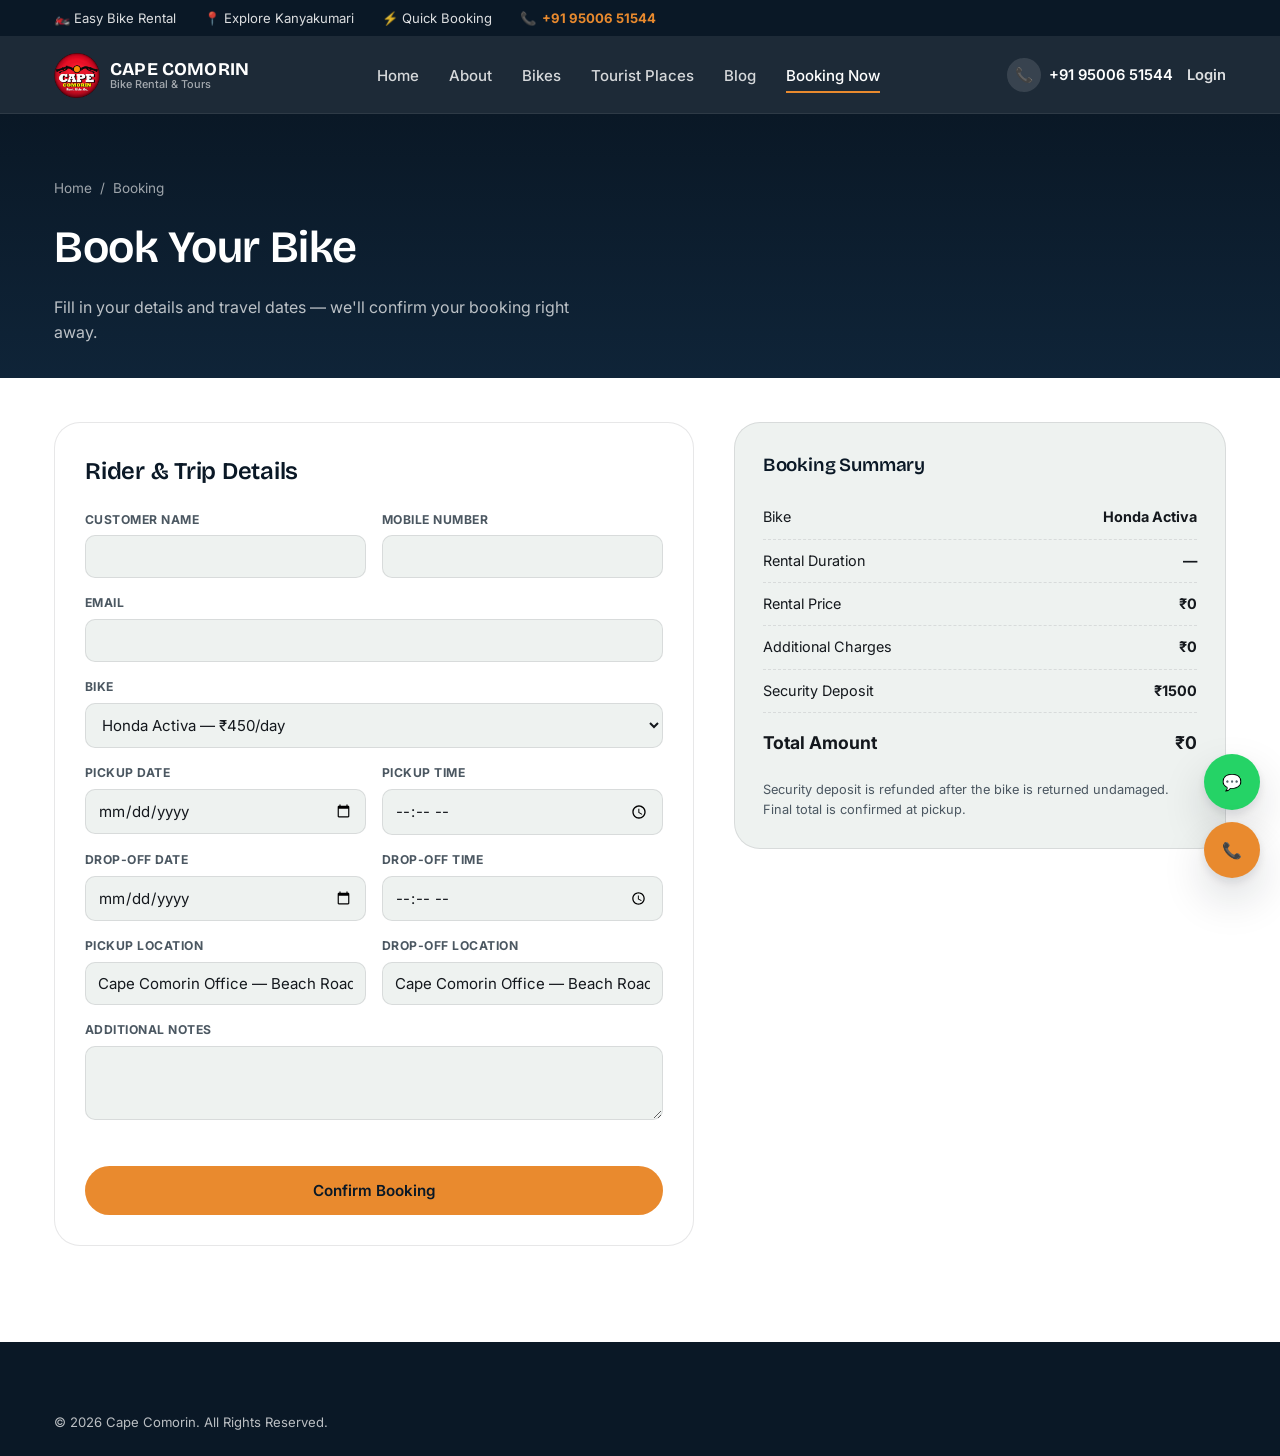
<file: booking.html>
<!DOCTYPE html>
<html lang="en">
<head>
<meta charset="UTF-8">
<meta name="viewport" content="width=device-width, initial-scale=1.0">
<title>Book a Bike in Kanyakumari | Cape Comorin</title>
<meta name="description" content="Book your scooter or motorcycle rental in Kanyakumari online in a few steps.">
<link rel="icon" href="data:image/svg+xml,<svg xmlns=%22http://www.w3.org/2000/svg%22 viewBox=%220 0 100 100%22><text y=%22.9em%22 font-size=%2290%22>🏍️</text></svg>">
<link rel="preconnect" href="https://fonts.googleapis.com">
<link rel="preconnect" href="https://fonts.gstatic.com" crossorigin>
<link href="https://fonts.googleapis.com/css2?family=Bricolage+Grotesque:opsz,wght@12..96,500;12..96,600;12..96,700;12..96,800&family=Inter:wght@400;500;600;700&display=swap" rel="stylesheet">
<link rel="stylesheet" href="css/style.css">
</head>
<body>
<a href="#main" class="skip-link">Skip to content</a>
<div class="topbar"><div class="container"><div class="topbar-scroll">
  <span>🏍️ Easy Bike Rental</span><span>📍 Explore Kanyakumari</span><span>⚡ Quick Booking</span>
  <a class="topbar-call" href="tel:9500651544" data-cc-tel>📞 <span data-cc-phone>+91 95006 51544</span></a>
</div></div></div>
<header class="site-header">
  <div class="container nav-row">
     <a href="index.html" class="logo">
     <span class="logo-mark">
  <img src="image/LOGO-UPDATED.png" alt="Cape Comorin Logo">
</span>
      <span class="logo-text"><strong>CAPE COMORIN</strong><small>Bike Rental &amp; Tours</small></span>
    </a>
    <nav class="nav-links" aria-label="Primary">
      <a href="index.html">Home</a><a href="index.html#about">About</a><a href="bikes.html">Bikes</a>
      <a href="tourist-places.html">Tourist Places</a><a href="blog.html">Blog</a><a href="booking.html" class="active">Booking Now</a>
    </nav>
    <div class="nav-right">
      <a class="nav-call" href="tel:9500651544" data-cc-tel><span class="icon-circle">📞</span><span class="call-label" data-cc-phone>+91 95006 51544</span></a>
      <a class="nav-login" href="login.html">Login</a>
      <button class="hamburger" aria-label="Open menu" aria-expanded="false"><span></span><span></span><span></span></button>
    </div>
  </div>
  <div class="mobile-panel" role="dialog" aria-label="Mobile menu">
    <a href="index.html">Home</a><a href="index.html#about">About</a><a href="bikes.html">Bikes</a>
    <a href="tourist-places.html">Tourist Places</a><a href="blog.html">Blog</a><a href="booking.html">Booking Now</a>
    <a href="login.html">Login</a>
    <div class="mobile-call-strip"><span>📞</span><a href="tel:9500651544" data-cc-tel data-cc-phone>+91 95006 51544</a></div>
  </div>
</header>

<main id="main">
  <section class="page-hero" style="padding-bottom:34px;">
    <div class="container">
      <div class="breadcrumbs"><a href="index.html">Home</a><span>/</span><span>Booking</span></div>
      <h1>Book Your Bike</h1>
      <p>Fill in your details and travel dates — we'll confirm your booking right away.</p>
    </div>
  </section>

  <section class="section" style="padding-top:44px;">
    <div class="container">

      <!-- Step 1: booking form -->
      <div id="booking-step-form" class="booking-flow">
        <div class="form-card">
          <h2 style="margin-bottom:20px;">Rider &amp; Trip Details</h2>
          <form id="booking-form">
            <div class="form-grid">
              <div class="field"><label for="bName">Customer Name</label><input id="bName" name="name" required></div>
              <div class="field"><label for="bMobile">Mobile Number</label><input id="bMobile" name="mobile" type="tel" pattern="[0-9]{10}" required></div>
              <div class="field full"><label for="bEmail">Email</label><input id="bEmail" name="email" type="email" required></div>
              <div class="field full">
                <label for="bBike">Bike</label>
                <select id="bBike" name="bike" required></select>
              </div>
              <div class="field"><label for="bPickDate">Pickup Date</label><input id="bPickDate" name="pickupDate" type="date" required></div>
              <div class="field"><label for="bPickTime">Pickup Time</label><input id="bPickTime" name="pickupTime" type="time" required></div>
              <div class="field"><label for="bDropDate">Drop-off Date</label><input id="bDropDate" name="dropDate" type="date" required></div>
              <div class="field"><label for="bDropTime">Drop-off Time</label><input id="bDropTime" name="dropTime" type="time" required></div>
              <div class="field"><label for="bPickLoc">Pickup Location</label><input id="bPickLoc" name="pickupLoc" value="Cape Comorin Office — Beach Road"></div>
              <div class="field"><label for="bDropLoc">Drop-off Location</label><input id="bDropLoc" name="dropLoc" value="Cape Comorin Office — Beach Road"></div>
              <div class="field full"><label for="bNotes">Additional Notes</label><textarea id="bNotes" name="notes" rows="3" style="border:1px solid var(--line); border-radius:10px; padding:12px 14px; font-family:inherit; background:var(--sand);"></textarea></div>
            </div>
            <p class="field-error" id="booking-form-error" style="margin-top:10px;"></p>
            <button type="submit" class="btn btn-amber btn-block" style="margin-top:20px;">Confirm Booking</button>
          </form>
        </div>

        <aside class="booking-summary">
          <h3 style="margin-bottom:16px;">Booking Summary</h3>
          <div class="summary-row"><span>Bike</span><strong id="sum-bike">—</strong></div>
          <div class="summary-row"><span>Rental Duration</span><strong id="sum-duration">—</strong></div>
          <div class="summary-row"><span>Rental Price</span><strong id="sum-rental">₹0</strong></div>
          <div class="summary-row"><span>Additional Charges</span><strong id="sum-extra">₹0</strong></div>
          <div class="summary-row"><span>Security Deposit</span><strong id="sum-deposit">₹0</strong></div>
          <div class="summary-row total"><span>Total Amount</span><strong id="sum-total">₹0</strong></div>
          <p style="font-size:0.8rem; color:var(--ink-soft); margin-top:14px;">Security deposit is refunded after the bike is returned undamaged. Final total is confirmed at pickup.</p>
        </aside>
      </div>

      <!-- Step 2: confirmation -->
      <div id="booking-step-confirm" class="form-card confirm-box" style="display:none;">
        <div class="confirm-icon">
          <svg width="34" height="34" viewBox="0 0 24 24" fill="none" stroke="currentColor" stroke-width="2.4"><path d="M20 6 9 17l-5-5"/></svg>
        </div>
        <h2>Booking Confirmed</h2>
        <p style="color:var(--ink-soft); margin-top:8px;">A confirmation has been recorded for your ride. Please bring your driving licence and a photo ID at pickup.</p>
        <div class="booking-id" id="confirm-id"></div>
        <p style="margin-top:16px;"><span class="status-pill status-pending" id="confirm-status">Pending</span></p>
        <div style="display:flex; gap:12px; justify-content:center; margin-top:26px; flex-wrap:wrap;">
          <a href="index.html" class="btn btn-outline-dark">Back to Home</a>
          <a href="bikes.html" class="btn btn-amber">Browse More Bikes</a>
        </div>
      </div>

    </div>
  </section>
</main>

<footer class="site-footer">
  <div class="container">
    <div class="footer-bottom" style="border-top:none; padding-top:0;">
      <span>© <span data-cc-year>2026</span> Cape Comorin. All Rights Reserved.</span>
    </div>
  </div>
</footer>

<div class="floating-stack">
  <a class="fab fab-whatsapp" data-cc-whatsapp href="#" target="_blank" rel="noopener" aria-label="Chat on WhatsApp">💬</a>
  <a class="fab fab-call" href="tel:9500651544" data-cc-tel aria-label="Call Cape Comorin">📞</a>
</div>

<script src="js/data.js"></script>
<script src="js/main.js"></script>
<script src="js/booking.js"></script>
</body>
</html>
</file>
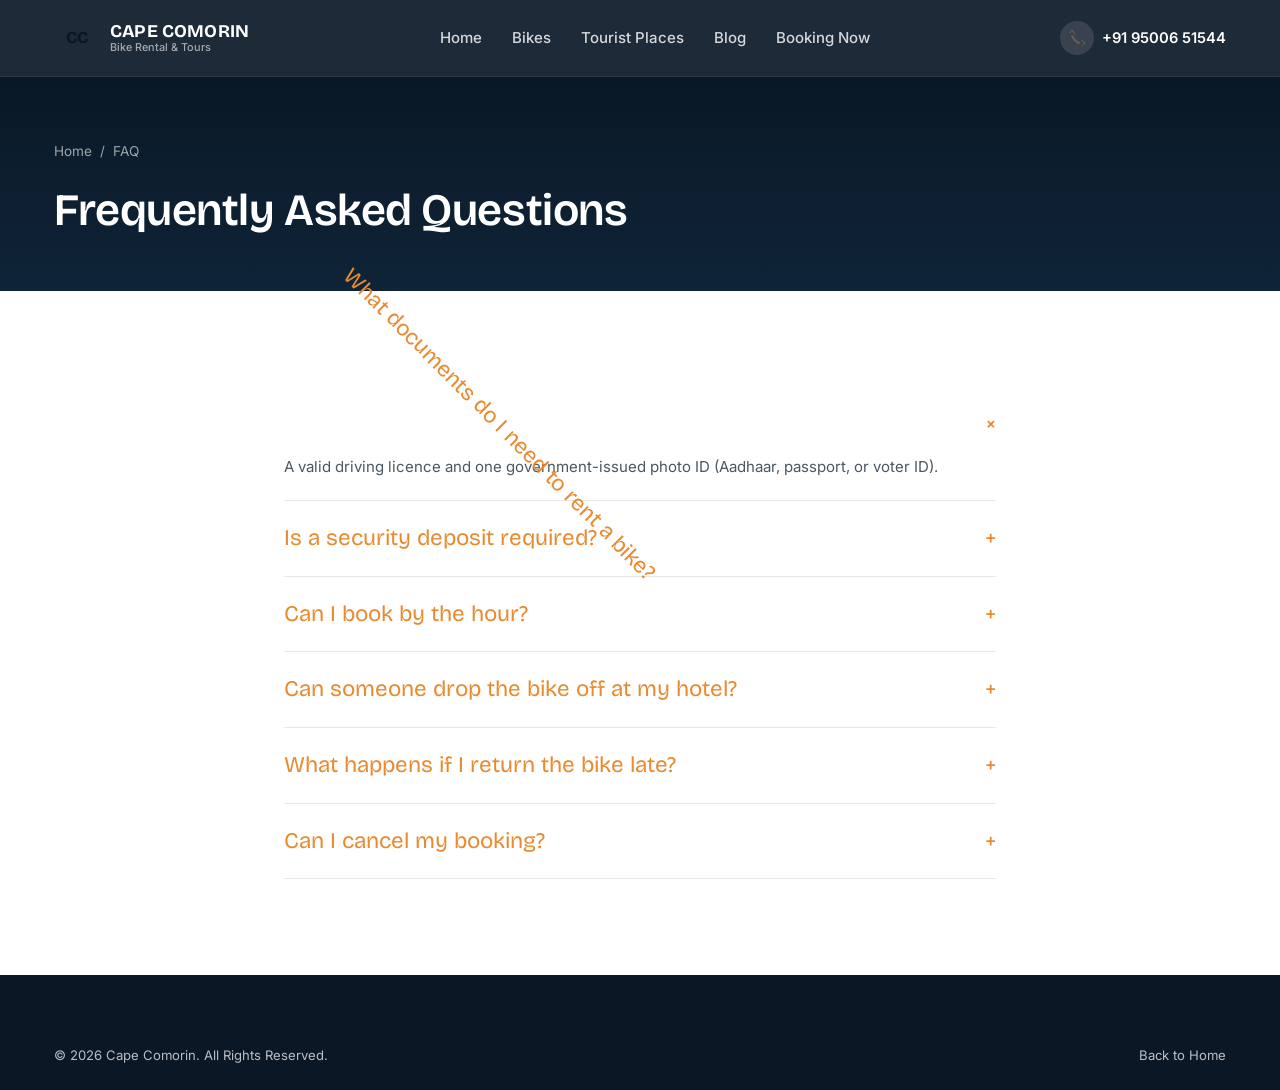
<file: faq.html>
<!DOCTYPE html>
<html lang="en">
<head>
<meta charset="UTF-8">
<meta name="viewport" content="width=device-width, initial-scale=1.0">
<title>FAQ | Cape Comorin Bike Rental</title>
<meta name="description" content="Answers to common questions about renting a bike or scooter from Cape Comorin in Kanyakumari.">
<link rel="icon" href="data:image/svg+xml,<svg xmlns=%22http://www.w3.org/2000/svg%22 viewBox=%220 0 100 100%22><text y=%22.9em%22 font-size=%2290%22>🏍️</text></svg>">
<link rel="preconnect" href="https://fonts.googleapis.com">
<link rel="preconnect" href="https://fonts.gstatic.com" crossorigin>
<link href="https://fonts.googleapis.com/css2?family=Bricolage+Grotesque:opsz,wght@12..96,500;12..96,600;12..96,700;12..96,800&family=Inter:wght@400;500;600;700&display=swap" rel="stylesheet">
<link rel="stylesheet" href="css/style.css">
<style>
  .faq-item{border-bottom:1px solid var(--line); padding:20px 0;}
  .faq-q{display:flex; justify-content:space-between; align-items:center; cursor:pointer; font-family:var(--font-display); font-size:1.05rem;}
  .faq-a{color:var(--ink-soft); margin-top:12px; display:none; font-size:0.94rem; line-height:1.7;}
  .faq-item.open .faq-a{display:block;}
  .faq-item.open .faq-q span{transform:rotate(45deg);}
  .faq-q span{transition:transform .2s ease; font-size:1.4rem; color:var(--amber);}
</style>
<script type="application/ld+json">
{
  "@context":"https://schema.org",
  "@type":"FAQPage",
  "mainEntity":[
    {"@type":"Question","name":"What documents do I need to rent a bike?","acceptedAnswer":{"@type":"Answer","text":"A valid driving licence and one government-issued photo ID."}},
    {"@type":"Question","name":"Is a security deposit required?","acceptedAnswer":{"@type":"Answer","text":"Yes, a refundable deposit is collected at pickup and refunded when the bike is returned undamaged."}}
  ]
}
</script>
</head>
<body>
<header class="site-header">
  <div class="container nav-row">
    <a href="index.html" class="logo"><span class="logo-mark">CC</span><span class="logo-text"><strong>CAPE COMORIN</strong><small>Bike Rental &amp; Tours</small></span></a>
    <nav class="nav-links" aria-label="Primary">
      <a href="index.html">Home</a><a href="bikes.html">Bikes</a><a href="tourist-places.html">Tourist Places</a>
      <a href="blog.html">Blog</a><a href="booking.html">Booking Now</a>
    </nav>
    <div class="nav-right"><a class="nav-call" href="tel:9500651544" data-cc-tel><span class="icon-circle">📞</span><span class="call-label" data-cc-phone>+91 95006 51544</span></a></div>
  </div>
</header>
<main>
  <section class="page-hero"><div class="container">
    <div class="breadcrumbs"><a href="index.html">Home</a><span>/</span><span>FAQ</span></div>
    <h1>Frequently Asked Questions</h1>
  </div></section>
  <section class="section"><div class="container" style="max-width:760px;" id="faq-list">
    <div class="faq-item open"><div class="faq-q"><span>What documents do I need to rent a bike?</span><span>+</span></div><div class="faq-a">A valid driving licence and one government-issued photo ID (Aadhaar, passport, or voter ID).</div></div>
    <div class="faq-item"><div class="faq-q"><span>Is a security deposit required?</span><span>+</span></div><div class="faq-a">Yes. A refundable deposit is collected at pickup and returned in full once the bike comes back undamaged.</div></div>
    <div class="faq-item"><div class="faq-q"><span>Can I book by the hour?</span><span>+</span></div><div class="faq-a">Yes, most bikes can be rented hourly or daily — hourly rates apply automatically for short rentals.</div></div>
    <div class="faq-item"><div class="faq-q"><span>Can someone drop the bike off at my hotel?</span><span>+</span></div><div class="faq-a">Yes, choose "Hotel pickup/drop" when booking and mention your hotel name in the notes field.</div></div>
    <div class="faq-item"><div class="faq-q"><span>What happens if I return the bike late?</span><span>+</span></div><div class="faq-a">A 30-minute grace period is allowed. After that, the hourly rate applies for the extra time.</div></div>
    <div class="faq-item"><div class="faq-q"><span>Can I cancel my booking?</span><span>+</span></div><div class="faq-a">Yes — see our <a href="terms.html#cancellation" style="color:var(--teal-dark); font-weight:600;">Cancellation Policy</a> for details.</div></div>
  </div></section>
</main>
<footer class="site-footer"><div class="container"><div class="footer-bottom" style="border-top:none; padding-top:0;">
  <span>© <span data-cc-year>2026</span> Cape Comorin. All Rights Reserved.</span><a href="index.html">Back to Home</a>
</div></div></footer>
<script src="js/data.js"></script>
<script src="js/main.js"></script>
<script>
  document.getElementById("faq-list").addEventListener("click", e=>{
    const q = e.target.closest(".faq-q");
    if(!q) return;
    q.parentElement.classList.toggle("open");
  });
</script>
</body>
</html>
</file>
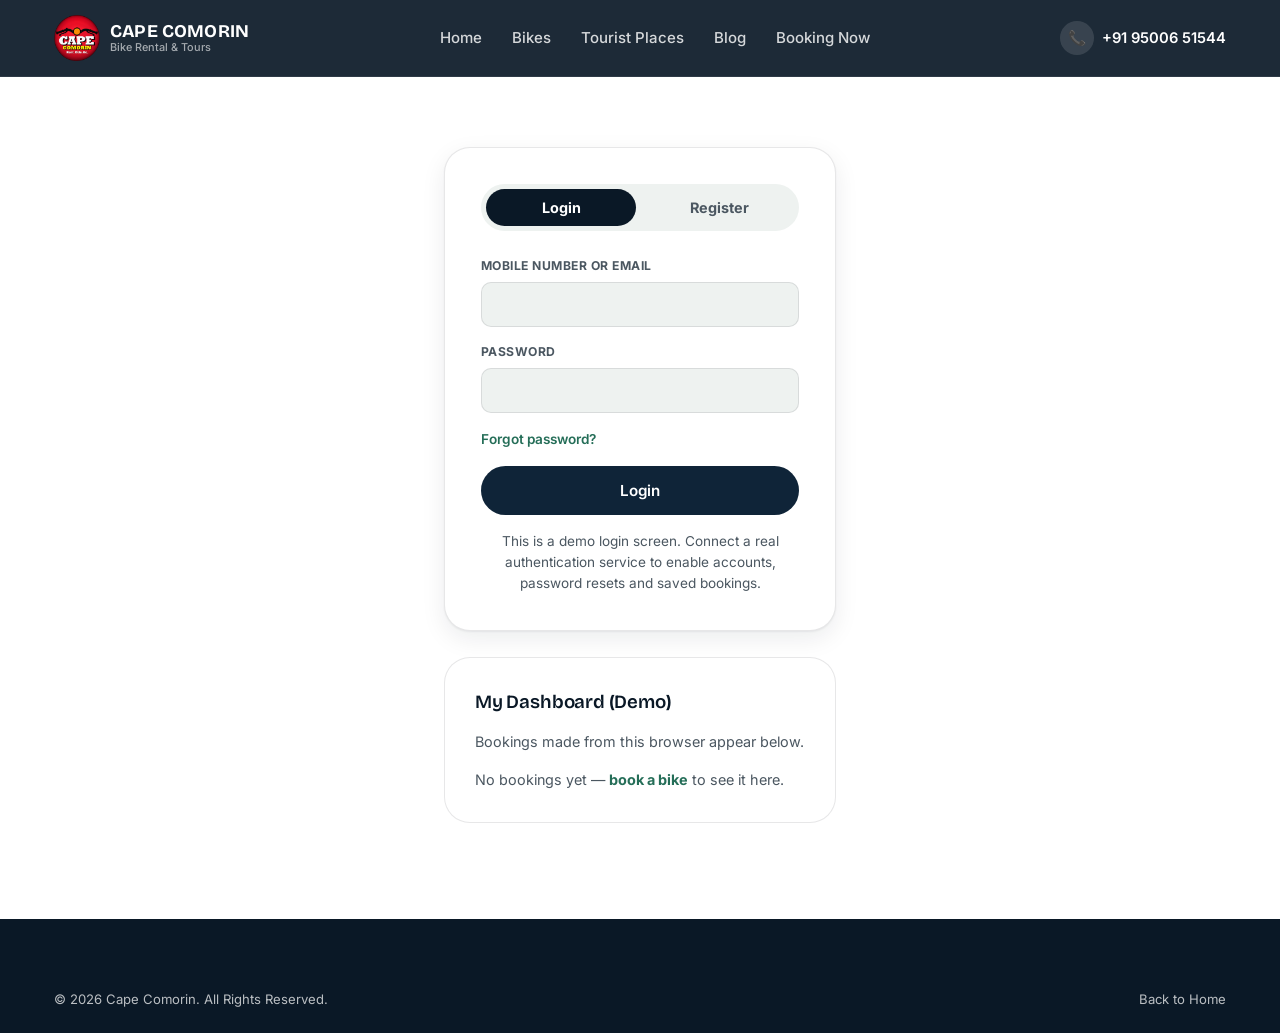
<file: login.html>
<!DOCTYPE html>
<html lang="en">
<head>
<meta charset="UTF-8">
<meta name="viewport" content="width=device-width, initial-scale=1.0">
<title>Login | Cape Comorin</title>
<link rel="icon" href="data:image/svg+xml,<svg xmlns=%22http://www.w3.org/2000/svg%22 viewBox=%220 0 100 100%22><text y=%22.9em%22 font-size=%2290%22>🏍️</text></svg>">
<link rel="preconnect" href="https://fonts.googleapis.com">
<link rel="preconnect" href="https://fonts.gstatic.com" crossorigin>
<link href="https://fonts.googleapis.com/css2?family=Bricolage+Grotesque:opsz,wght@12..96,500;12..96,600;12..96,700;12..96,800&family=Inter:wght@400;500;600;700&display=swap" rel="stylesheet">
<link rel="stylesheet" href="css/style.css">
</head>
<body>
<header class="site-header">
  <div class="container nav-row">
     <a href="index.html" class="logo">
     <span class="logo-mark">
  <img src="image/LOGO-UPDATED.png" alt="Cape Comorin Logo">
</span>
      <span class="logo-text"><strong>CAPE COMORIN</strong><small>Bike Rental &amp; Tours</small></span>
    </a>
    <nav class="nav-links" aria-label="Primary">
      <a href="index.html">Home</a><a href="bikes.html">Bikes</a><a href="tourist-places.html">Tourist Places</a>
      <a href="blog.html">Blog</a><a href="booking.html">Booking Now</a>
    </nav>
    <div class="nav-right">
      <a class="nav-call" href="tel:9500651544" data-cc-tel><span class="icon-circle">📞</span><span class="call-label" data-cc-phone>+91 95006 51544</span></a>
    </div>
  </div>
</header>

<main>
  <section class="section" style="padding-top:70px;">
    <div class="container auth-wrap">
      <div class="auth-card">
        <div class="auth-tabs">
          <button class="active" data-tab="login" id="tab-login">Login</button>
          <button data-tab="register" id="tab-register">Register</button>
        </div>

        <form class="auth-form active" id="form-login">
          <div class="field"><label for="loginMobile">Mobile Number or Email</label><input id="loginMobile" required></div>
          <div class="field"><label for="loginPass">Password</label><input id="loginPass" type="password" required></div>
          <a href="#" id="forgot-link" style="font-size:0.85rem; color:var(--teal-dark); font-weight:600;">Forgot password?</a>
          <button type="submit" class="btn btn-navy btn-block">Login</button>
        </form>

        <form class="auth-form" id="form-register">
          <div class="field"><label for="regName">Full Name</label><input id="regName" required></div>
          <div class="field"><label for="regMobile">Mobile Number</label><input id="regMobile" type="tel" required></div>
          <div class="field"><label for="regEmail">Email</label><input id="regEmail" type="email" required></div>
          <div class="field"><label for="regPass">Password</label><input id="regPass" type="password" required></div>
          <button type="submit" class="btn btn-amber btn-block">Create Account</button>
        </form>

        <div id="auth-note" style="display:none; text-align:center; margin-top:16px; color:var(--teal-dark); font-weight:600; font-size:0.9rem;"></div>
        <p class="auth-foot">This is a demo login screen. Connect a real authentication service to enable accounts, password resets and saved bookings.</p>
      </div>

      <div class="form-card" style="margin-top:26px;">
        <h3 style="margin-bottom:14px;">My Dashboard (Demo)</h3>
        <p style="color:var(--ink-soft); font-size:0.9rem; margin-bottom:16px;">Bookings made from this browser appear below.</p>
        <div id="my-bookings"></div>
      </div>
    </div>
  </section>
</main>

<footer class="site-footer">
  <div class="container">
    <div class="footer-bottom" style="border-top:none; padding-top:0;">
      <span>© <span data-cc-year>2026</span> Cape Comorin. All Rights Reserved.</span>
      <a href="index.html">Back to Home</a>
    </div>
  </div>
</footer>

<script src="js/data.js"></script>
<script src="js/main.js"></script>
<script>
  const tabs = document.querySelectorAll(".auth-tabs button");
  const forms = { login: document.getElementById("form-login"), register: document.getElementById("form-register") };
  tabs.forEach(t => t.addEventListener("click", ()=>{
    tabs.forEach(x=>x.classList.remove("active"));
    t.classList.add("active");
    Object.values(forms).forEach(f=>f.classList.remove("active"));
    forms[t.dataset.tab].classList.add("active");
  }));

  function note(msg){
    const el = document.getElementById("auth-note");
    el.textContent = msg; el.style.display = "block";
  }
  document.getElementById("form-login").addEventListener("submit", e=>{ e.preventDefault(); note("Demo only — this screen doesn't sign you in yet."); });
  document.getElementById("form-register").addEventListener("submit", e=>{ e.preventDefault(); note("Demo only — connect an authentication service to create real accounts."); });
  document.getElementById("forgot-link").addEventListener("click", e=>{ e.preventDefault(); note("Demo only — password reset requires a connected authentication service."); });

  const list = document.getElementById("my-bookings");
  try{
    const bookings = JSON.parse(localStorage.getItem("cc_bookings") || "[]");
    list.innerHTML = bookings.length ? `
      <table>
        <thead><tr><th>Booking ID</th><th>Bike</th><th>Pickup</th><th>Status</th></tr></thead>
        <tbody>${bookings.map(b=>`<tr><td>${b.id}</td><td>${b.bike}</td><td>${b.pickup}</td><td><span class="status-pill status-pending">${b.status}</span></td></tr>`).join("")}</tbody>
      </table>` : "<p style='color:var(--ink-soft); font-size:0.9rem;'>No bookings yet — <a href='booking.html' style='color:var(--teal-dark); font-weight:700;'>book a bike</a> to see it here.</p>";
  }catch(e){ list.innerHTML = "<p style='color:var(--ink-soft); font-size:0.9rem;'>Booking history unavailable.</p>"; }
</script>
</body>
</html>
</file>
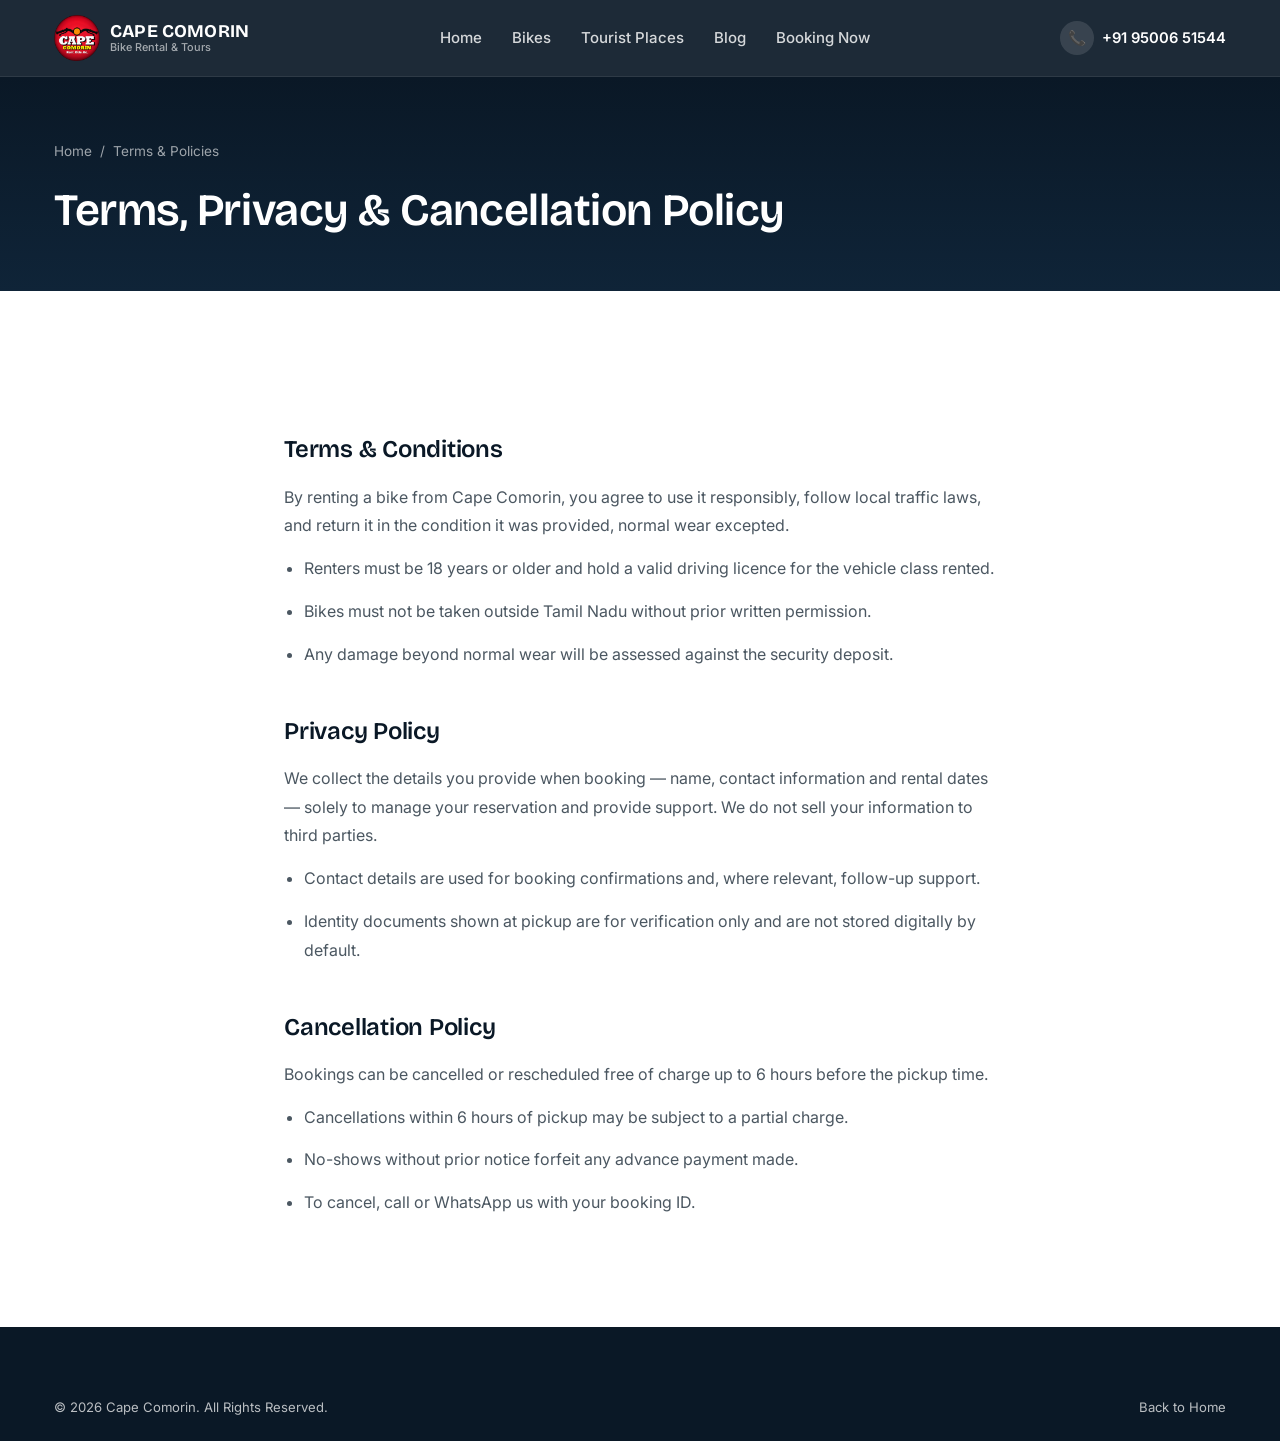
<file: terms.html>
<!DOCTYPE html>
<html lang="en">
<head>
<meta charset="UTF-8">
<meta name="viewport" content="width=device-width, initial-scale=1.0">
<title>Terms, Privacy & Cancellation Policy | Cape Comorin</title>
<link rel="icon" href="data:image/svg+xml,<svg xmlns=%22http://www.w3.org/2000/svg%22 viewBox=%220 0 100 100%22><text y=%22.9em%22 font-size=%2290%22>🏍️</text></svg>">
<link rel="preconnect" href="https://fonts.googleapis.com">
<link rel="preconnect" href="https://fonts.gstatic.com" crossorigin>
<link href="https://fonts.googleapis.com/css2?family=Bricolage+Grotesque:opsz,wght@12..96,500;12..96,600;12..96,700;12..96,800&family=Inter:wght@400;500;600;700&display=swap" rel="stylesheet">
<link rel="stylesheet" href="css/style.css">
<style>
  .legal p, .legal li{color:var(--ink-soft); line-height:1.8; margin-bottom:14px;}
  .legal h2{margin-top:44px; margin-bottom:14px;}
  .legal ul{padding-left:20px; list-style:disc;}
</style>
</head>
<body>
<header class="site-header">
  <div class="container nav-row">
    <a href="index.html" class="logo">
     <span class="logo-mark">
  <img src="image/LOGO-UPDATED.png" alt="Cape Comorin Logo">
</span>
      <span class="logo-text"><strong>CAPE COMORIN</strong><small>Bike Rental &amp; Tours</small></span>
    </a>
    <nav class="nav-links" aria-label="Primary">
      <a href="index.html">Home</a><a href="bikes.html">Bikes</a><a href="tourist-places.html">Tourist Places</a>
      <a href="blog.html">Blog</a><a href="booking.html">Booking Now</a>
    </nav>
    <div class="nav-right"><a class="nav-call" href="tel:9500651544" data-cc-tel><span class="icon-circle">📞</span><span class="call-label" data-cc-phone>+91 95006 51544</span></a></div>
  </div>
</header>
<main>
  <section class="page-hero"><div class="container">
    <div class="breadcrumbs"><a href="index.html">Home</a><span>/</span><span>Terms &amp; Policies</span></div>
    <h1>Terms, Privacy &amp; Cancellation Policy</h1>
  </div></section>
  <section class="section legal"><div class="container" style="max-width:760px;">

    <h2 id="terms">Terms &amp; Conditions</h2>
    <p>By renting a bike from Cape Comorin, you agree to use it responsibly, follow local traffic laws, and return it in the condition it was provided, normal wear excepted.</p>
    <ul>
      <li>Renters must be 18 years or older and hold a valid driving licence for the vehicle class rented.</li>
      <li>Bikes must not be taken outside Tamil Nadu without prior written permission.</li>
      <li>Any damage beyond normal wear will be assessed against the security deposit.</li>
    </ul>

    <h2 id="privacy">Privacy Policy</h2>
    <p>We collect the details you provide when booking — name, contact information and rental dates — solely to manage your reservation and provide support. We do not sell your information to third parties.</p>
    <ul>
      <li>Contact details are used for booking confirmations and, where relevant, follow-up support.</li>
      <li>Identity documents shown at pickup are for verification only and are not stored digitally by default.</li>
    </ul>

    <h2 id="cancellation">Cancellation Policy</h2>
    <p>Bookings can be cancelled or rescheduled free of charge up to 6 hours before the pickup time.</p>
    <ul>
      <li>Cancellations within 6 hours of pickup may be subject to a partial charge.</li>
      <li>No-shows without prior notice forfeit any advance payment made.</li>
      <li>To cancel, call or WhatsApp us with your booking ID.</li>
    </ul>

  </div></section>
</main>
<footer class="site-footer"><div class="container"><div class="footer-bottom" style="border-top:none; padding-top:0;">
  <span>© <span data-cc-year>2026</span> Cape Comorin. All Rights Reserved.</span><a href="index.html">Back to Home</a>
</div></div></footer>
<script src="js/data.js"></script>
<script src="js/main.js"></script>
</body>
</html>
</file>
<file: css/style.css>
/* =====================================================
   CAPE COMORIN — Bike Rental & Tours
   Design tokens
   ===================================================== */
:root{
  --navy-950:#0A1826;
  --navy-900:#0F2438;
  --navy-800:#173350;
  --navy-700:#234468;
  --sand:#EEF2F0;
  --sand-deep:#E2E9E4;
  --white:#FFFFFF;
  --ink:#14181D;
  --ink-soft:#4B5761;
  --amber:#E98A2E;
  --amber-dark:#C96F1B;
  --teal:#2F8F72;
  --teal-dark:#256E58;
  --line:rgba(20,24,29,0.10);
  --line-onDark:rgba(255,255,255,0.14);

  --font-display:'Bricolage Grotesque', 'Segoe UI', sans-serif;
  --font-body:'Inter', 'Segoe UI', sans-serif;

  --radius-sm:10px;
  --radius-md:16px;
  --radius-lg:26px;

  --shadow-1:0 1px 2px rgba(10,24,38,0.06), 0 8px 24px rgba(10,24,38,0.08);
  --shadow-2:0 4px 10px rgba(10,24,38,0.10), 0 20px 45px rgba(10,24,38,0.16);

  --container:1220px;
}

*,*::before,*::after{box-sizing:border-box;}
html{scroll-behavior:smooth; -webkit-text-size-adjust:100%;}
body{
  margin:0;
  font-family:var(--font-body);
  color:var(--ink);
  background:var(--white);
  line-height:1.55;
  -webkit-font-smoothing:antialiased;
}
img{max-width:100%; display:block;}
a{color:inherit; text-decoration:none;}
ul{margin:0; padding:0; list-style:none;}
button{font-family:inherit; cursor:pointer;}
h1,h2,h3,h4{
  font-family:var(--font-display);
  margin:0;
  font-weight:600;
  letter-spacing:-0.01em;
  color:var(--navy-950);
}
p{margin:0;}
.container{max-width:var(--container); margin:0 auto; padding:0 24px;}

@media (prefers-reduced-motion: reduce){
  *{animation-duration:0.01ms !important; animation-iteration-count:1 !important; transition-duration:0.01ms !important; scroll-behavior:auto !important;}
}

/* ---------- Buttons ---------- */
.btn{
  display:inline-flex; align-items:center; justify-content:center; gap:8px;
  padding:14px 26px; border-radius:999px; border:1px solid transparent;
  font-weight:600; font-size:0.95rem; white-space:nowrap;
  transition:transform .18s ease, box-shadow .18s ease, background-color .18s ease, color .18s ease;
}
.btn:active{transform:translateY(1px);}
.btn-amber{background:var(--amber); color:var(--navy-950);}
.btn-amber:hover{background:var(--amber-dark); color:var(--white); box-shadow:var(--shadow-1);}
.btn-outline-light{border-color:rgba(255,255,255,0.55); color:var(--white);}
.btn-outline-light:hover{background:rgba(255,255,255,0.12);}
.btn-outline-dark{border-color:var(--navy-900); color:var(--navy-900);}
.btn-outline-dark:hover{background:var(--navy-900); color:var(--white);}
.btn-navy{background:var(--navy-900); color:var(--white);}
.btn-navy:hover{background:var(--navy-950);}
.btn-ghost{color:var(--navy-900); padding:10px 4px;}
.btn-block{width:100%;}
.btn[disabled]{opacity:0.5; cursor:not-allowed;}

/* ---------- Top announcement bar ---------- */
.topbar{
  background:var(--navy-950); color:rgba(255,255,255,0.86);
  font-size:0.82rem; padding:8px 0;
  border-bottom:1px solid rgba(255,255,255,0.08);
}
.topbar .container{display:flex; align-items:center; justify-content:space-between; gap:16px;}
.topbar-scroll{display:flex; gap:28px; overflow:hidden;}
.topbar-scroll span{display:flex; align-items:center; gap:6px; white-space:nowrap;}
.topbar-call{font-weight:700; color:var(--amber); display:flex; align-items:center; gap:6px;}
@media (max-width:760px){
  .topbar .container{justify-content:center;}
  .topbar-scroll span:not(.topbar-call){display:none;}
  .topbar-scroll{justify-content:center; width:100%;}
}

/* ---------- Header / nav ---------- */
.site-header{
  position:sticky; top:0; z-index:80;
  background:rgba(10,24,38,0.92);
  backdrop-filter:blur(10px);
  border-bottom:1px solid rgba(255,255,255,0.08);
}
.nav-row{display:flex; align-items:center; justify-content:space-between; height:76px; gap:20px;}
.logo{display:flex; align-items:center; gap:10px; font-family:var(--font-display); color:var(--white);}
.logo-mark{
  width:38px; height:38px; border-radius:10px;
  background:linear-gradient(135deg, var(--amber), var(--amber-dark));
  display:flex; align-items:center; justify-content:center;
  font-weight:800; color:var(--navy-950); font-size:1.05rem;
}
.logo-mark {
  width: 46px;
  height: 46px;
  border-radius: 10px;
  background: transparent;
  display: flex;
  align-items: center;
  justify-content: center;
  overflow: hidden;
  flex-shrink: 0;
}

.logo-mark img {
  width: 100%;
  height: 100%;
  object-fit: contain;
  display: block;
}
@media (max-width: 560px) {
  .logo-mark {
    width: 40px;
    height: 40px;
  }

  .logo-text strong {
    font-size: 1rem;
  }

  .logo-text small {
    font-size: 0.62rem;
  }
}
.logo-text{display:flex; flex-direction:column; line-height:1.1;}
.logo-text strong{font-size:1.12rem; letter-spacing:0.01em;}
.logo-text small{font-family:var(--font-body); font-size:0.68rem; color:rgba(255,255,255,0.6); font-weight:500;}

.nav-links{display:flex; align-items:center; gap:30px;}
.nav-links a{color:rgba(255,255,255,0.82); font-size:0.94rem; font-weight:500; position:relative; padding:6px 0;}
.nav-links a::after{
  content:''; position:absolute; left:0; right:0; bottom:0; height:2px;
  background:var(--amber); transform:scaleX(0); transform-origin:left; transition:transform .2s ease;
}
.nav-links a:hover{color:var(--white);}
.nav-links a:hover::after, .nav-links a.active::after{transform:scaleX(1);}
.nav-links a.active{color:var(--white);}

.nav-right{display:flex; align-items:center; gap:14px;}
.nav-call{
  display:flex; align-items:center; gap:8px; color:var(--white); font-weight:600; font-size:0.92rem;
}
.nav-call .icon-circle{
  width:34px; height:34px; border-radius:50%; background:rgba(255,255,255,0.12);
  display:flex; align-items:center; justify-content:center; flex-shrink:0;
}
.nav-login{color:rgba(255,255,255,0.85); font-weight:600; font-size:0.92rem;}
.nav-login:hover{color:var(--white);}
.hamburger{
  display:none; width:42px; height:42px; border-radius:10px; background:rgba(255,255,255,0.1);
  border:none; align-items:center; justify-content:center; flex-direction:column; gap:5px;
}
.hamburger span{display:block; width:20px; height:2px; background:var(--white); border-radius:2px; transition:.2s;}
.mobile-panel{
  display:none; position:fixed; inset:76px 0 0 0; background:var(--navy-950); z-index:70;
  padding:26px 24px; overflow-y:auto;
}
.mobile-panel.open{display:block;}
.mobile-panel a{
  display:flex; justify-content:space-between; align-items:center;
  color:var(--white); font-size:1.15rem; padding:16px 0; border-bottom:1px solid var(--line-onDark);
  font-family:var(--font-display); font-weight:600;
}
.mobile-panel .btn{margin-top:22px;}
.mobile-call-strip{
  margin-top:18px; display:flex; align-items:center; justify-content:center; gap:8px;
  color:var(--amber); font-weight:700; font-size:1.05rem;
}

@media (max-width:980px){
  .nav-links{display:none;}
  .nav-call span.call-label{display:none;}
  .hamburger{display:flex;}
}
@media (max-width:560px){
  .nav-call{display:none;}
}

/* ---------- Hero ---------- */
.hero{position:relative; height:min(92vh, 780px); min-height:560px; overflow:hidden; background:var(--navy-950);}
.hero-slides{position:absolute; inset:0;}
.hero-slide{
  position:absolute; inset:0; opacity:0; transition:opacity 1.1s ease;
  background-size:cover; background-position:center;
}
.hero-slide.active{opacity:1;}
.hero-slide::after{
  content:''; position:absolute; inset:0;
  background:linear-gradient(180deg, rgba(10,18,26,0.55) 0%, rgba(10,18,26,0.35) 35%, rgba(10,18,26,0.88) 100%);
}
.hero-content{
  position:relative; z-index:2; height:100%; display:flex; flex-direction:column;
  justify-content:center; padding-top:40px; padding-bottom:150px;
}
.hero-eyebrow{color:var(--amber); font-weight:700; font-size:0.92rem; margin-bottom:16px; display:flex; align-items:center; gap:8px;}
.hero-title{
  color:var(--white); font-size:clamp(2.2rem, 5.4vw, 4.1rem); line-height:1.04; max-width:820px;
  text-shadow:0 2px 24px rgba(0,0,0,0.25);
}
.hero-sub{color:rgba(255,255,255,0.86); font-size:1.08rem; max-width:560px; margin-top:20px;}
.hero-actions{display:flex; align-items:center; gap:16px; margin-top:32px; flex-wrap:wrap;}
.hero-phone{
  display:flex; align-items:center; gap:10px; color:var(--white); font-weight:700; font-size:1.15rem;
}
.hero-phone .icon-circle{
  width:44px; height:44px; border-radius:50%; background:rgba(255,255,255,0.16);
  display:flex; align-items:center; justify-content:center;
}
.hero-phone small{display:block; font-weight:500; font-size:0.72rem; color:rgba(255,255,255,0.65);}

.hero-controls{position:absolute; z-index:3; bottom:210px; right:24px; display:flex; gap:10px;}
.hero-arrow{
  width:44px; height:44px; border-radius:50%; border:1px solid rgba(255,255,255,0.4);
  background:rgba(10,24,38,0.35); color:var(--white); display:flex; align-items:center; justify-content:center;
}
.hero-arrow:hover{background:rgba(255,255,255,0.18);}
.hero-dots{position:absolute; z-index:3; bottom:210px; left:24px; display:flex; gap:8px;}
.hero-dots button{width:26px; height:4px; border-radius:4px; border:none; background:rgba(255,255,255,0.35);}
.hero-dots button.active{background:var(--amber);}

/* ---------- Mobile Hero ---------- */
@media (max-width: 760px){

  .hero{
    height: 100svh;
    min-height: 620px;
    max-height: 820px;
    overflow: hidden;
  }

  .hero-slides{
    position:absolute;
    inset:0;
  }

  .hero-slide{
    background-size: cover;
    background-position: center center;
  }

  .hero-slide::after{
    background:
      linear-gradient(
        180deg,
        rgba(10,18,26,0.35) 0%,
        rgba(10,18,26,0.45) 45%,
        rgba(10,18,26,0.92) 100%
      );
  }

  /* Hero content */
  .hero-content{
    height:100%;
    padding:90px 20px 150px;
    justify-content:flex-end;
  }

  .hero-eyebrow{
    font-size:0.78rem;
    margin-bottom:10px;
    gap:6px;
  }

  .hero-title{
    font-size:clamp(2rem, 10vw, 3rem);
    line-height:1.08;
    max-width:100%;
    margin:0;
  }

  .hero-sub{
    font-size:0.95rem;
    line-height:1.55;
    max-width:100%;
    margin-top:14px;
  }

  .hero-actions{
    margin-top:22px;
    gap:12px;
    flex-direction:column;
    align-items:flex-start;
  }

  .hero-phone{
    font-size:1rem;
  }

  .hero-phone .icon-circle{
    width:40px;
    height:40px;
  }

  .hero-phone small{
    font-size:0.68rem;
  }

  /* Arrows */
  .hero-controls{
    z-index:5;
    bottom:28px;
    right:20px;
    gap:8px;
  }

  .hero-arrow{
    width:40px;
    height:40px;
  }

  /* Dots */
  .hero-dots{
    z-index:5;
    left:20px;
    bottom:46px;
    gap:6px;
  }

  .hero-dots button{
    width:22px;
    height:3px;
  }
}


/* ---------- Small Mobile ---------- */
@media (max-width: 480px){

  .hero{
    min-height:600px;
  }

  .hero-content{
    padding:80px 18px 125px;
  }

  .hero-eyebrow{
    font-size:0.72rem;
  }

  .hero-title{
    font-size:2rem;
    line-height:1.08;
  }

  .hero-sub{
    font-size:0.88rem;
    line-height:1.5;
    margin-top:12px;
  }

  .hero-actions{
    margin-top:18px;
  }

  .hero-controls{
    bottom:20px;
    right:18px;
  }

  .hero-dots{
    bottom:38px;
    left:18px;
  }

  .hero-arrow{
    width:36px;
    height:36px;
  }
}
/* ---------- Booking search (floating) ---------- */
.booking-wrap{position:relative; z-index:6; margin-top:-120px;}
@media (max-width:760px){.booking-wrap{margin-top:-210px;}}
.booking-card{
  background:var(--white); border-radius:var(--radius-lg); box-shadow:var(--shadow-2);
  padding:28px 30px; max-width:1020px; margin:0 auto;
}
.booking-head{display:flex; align-items:baseline; justify-content:space-between; gap:12px; margin-bottom:18px; flex-wrap:wrap;}
.booking-head h2{font-size:1.35rem;}
.booking-head span{color:var(--ink-soft); font-size:0.88rem;}
.booking-grid{display:grid; grid-template-columns:repeat(4,1fr) auto; gap:14px; align-items:end;}
.field{display:flex; flex-direction:column; gap:6px;}
.field label{font-size:0.76rem; font-weight:700; color:var(--ink-soft); text-transform:uppercase; letter-spacing:0.04em;}
.field input, .field select{
  border:1px solid var(--line); border-radius:var(--radius-sm); padding:11px 12px; font-size:0.94rem;
  font-family:inherit; background:var(--sand); color:var(--ink);
}
.field input:focus, .field select:focus{outline:2px solid var(--amber); outline-offset:1px; background:var(--white);}
.booking-extra{display:grid; grid-template-columns:repeat(3,1fr); gap:14px; margin-top:14px;}
.field-error{color:#B3261E; font-size:0.78rem; min-height:16px;}
@media (max-width:980px){
  .booking-grid{grid-template-columns:1fr 1fr;}
  .booking-extra{grid-template-columns:1fr;}
}
@media (max-width:560px){.booking-grid{grid-template-columns:1fr;}}

.availability-result{margin-top:20px; padding-top:18px; border-top:1px dashed var(--line); display:none;}
.availability-result.show{display:block;}

/* ---------- Booking Search - Mobile ---------- */

@media (max-width: 760px){

  .booking-wrap{
    margin-top:-100px;
    padding:0 16px;
  }

  .booking-card{
    width:100%;
    max-width:none;
    padding:20px 18px;
    border-radius:18px;
    box-shadow:var(--shadow-2);
  }

  .booking-head{
    display:flex;
    flex-direction:column;
    align-items:flex-start;
    gap:5px;
    margin-bottom:18px;
  }

  .booking-head h2{
    font-size:1.2rem;
    line-height:1.3;
  }

  .booking-head span{
    font-size:0.8rem;
    line-height:1.4;
  }

  .booking-grid{
    display:grid;
    grid-template-columns:1fr;
    gap:13px;
  }

  .booking-extra{
    display:grid;
    grid-template-columns:1fr;
    gap:13px;
    margin-top:13px;
  }

  .field{
    width:100%;
    gap:5px;
  }

  .field label{
    font-size:0.7rem;
    letter-spacing:0.05em;
  }

  .field input,
  .field select{
    width:100%;
    min-height:46px;
    padding:11px 12px;
    font-size:0.9rem;
    box-sizing:border-box;
  }

  .field-error{
    font-size:0.72rem;
    min-height:14px;
  }

  .availability-result{
    margin-top:16px;
    padding-top:15px;
  }
}


/* ---------- Small Mobile ---------- */

@media (max-width:480px){

  .booking-wrap{
    margin-top:-75px;
    padding:0 12px;
  }

  .booking-card{
    padding:18px 15px;
    border-radius:16px;
  }

  .booking-head{
    margin-bottom:15px;
  }

  .booking-head h2{
    font-size:1.08rem;
  }

  .booking-head span{
    font-size:0.76rem;
  }

  .booking-grid,
  .booking-extra{
    gap:11px;
  }

  .field input,
  .field select{
    min-height:44px;
    padding:10px;
    font-size:0.88rem;
  }
}
/* ---------- Section shells ---------- */
.section{padding:96px 0;}
.section-tight{padding:64px 0;}
.section-navy{background:var(--navy-950); color:var(--white);}
.section-navy h2, .section-navy h3{color:var(--white);}
.section-sand{background:var(--sand);}
.section-head{max-width:640px; margin-bottom:48px;}
.section-head h2{font-size:clamp(1.7rem, 3.2vw, 2.5rem); line-height:1.12;}
.section-head p{margin-top:14px; color:var(--ink-soft); font-size:1.02rem;}
.section-navy .section-head p{color:rgba(255,255,255,0.72);}
.section-foot{margin-top:40px; display:flex; justify-content:center;}

/* route-line divider motif */
.route-divider{display:flex; align-items:center; gap:10px; margin:8px 0 28px; color:var(--amber);}
.route-divider .dashes{flex:1; height:0; border-top:2px dashed currentColor; opacity:0.55;}

/* ---------- About ---------- */
.about-grid{display:grid; grid-template-columns:1fr 1fr; gap:56px; align-items:center;}
.about-media{position:relative; border-radius:var(--radius-lg); overflow:hidden; aspect-ratio:4/5;}
.about-media img{width:100%; height:100%; object-fit:cover;}
.about-badge{
  position:absolute; left:20px; bottom:20px; background:var(--white); border-radius:var(--radius-md);
  padding:16px 20px; box-shadow:var(--shadow-1); display:flex; align-items:center; gap:12px;
}
.about-badge strong{display:block; font-family:var(--font-display); font-size:1.3rem; color:var(--navy-950);}
.about-badge span{font-size:0.78rem; color:var(--ink-soft);}
.about-list{margin-top:22px; display:grid; gap:12px;}
.about-list li{display:flex; gap:10px; align-items:flex-start; color:var(--ink-soft);}
.about-list li svg{flex-shrink:0; color:var(--teal); margin-top:3px;}
.stat-row{display:grid; grid-template-columns:repeat(4,1fr); gap:18px; margin-top:36px;}
.stat-card{
  background:var(--white); border:1px solid var(--line); border-radius:var(--radius-md); padding:18px;
}
.stat-card strong{display:block; font-family:var(--font-display); font-size:1.7rem; color:var(--navy-950);}
.stat-card span{font-size:0.82rem; color:var(--ink-soft);}
@media (max-width:900px){.about-grid{grid-template-columns:1fr;} .stat-row{grid-template-columns:1fr 1fr;}}

/* ---------- Why choose (feature cards) ---------- */
.feature-grid{display:grid; grid-template-columns:repeat(4,1fr); gap:20px;}
.feature-card{
  background:rgba(255,255,255,0.05); border:1px solid var(--line-onDark); border-radius:var(--radius-md);
  padding:26px 22px; transition:transform .2s ease, background-color .2s ease;
}
.feature-card:hover{transform:translateY(-4px); background:rgba(255,255,255,0.09);}
.feature-icon{
  width:46px; height:46px; border-radius:12px; background:rgba(233,138,46,0.16); color:var(--amber);
  display:flex; align-items:center; justify-content:center; margin-bottom:16px;
}
.feature-card h3{font-size:1.05rem; margin-bottom:8px;}
.feature-card p{color:rgba(255,255,255,0.66); font-size:0.9rem;}
@media (max-width:980px){.feature-grid{grid-template-columns:1fr 1fr;}}
@media (max-width:560px){.feature-grid{grid-template-columns:1fr;}}

/* ---------- Bike cards ---------- */
.bike-toolbar{display:flex; flex-wrap:wrap; gap:10px; margin-bottom:32px;}
.chip{
  padding:9px 18px; border-radius:999px; border:1px solid var(--line); font-size:0.86rem; font-weight:600;
  color:var(--ink-soft); background:var(--white);
}
.chip.active{background:var(--navy-950); color:var(--white); border-color:var(--navy-950);}
.bike-grid{display:grid; grid-template-columns:repeat(3,1fr); gap:26px;}
.bike-card{
  background:var(--white); border:1px solid var(--line); border-radius:var(--radius-md); overflow:hidden;
  display:flex; flex-direction:column; transition:box-shadow .2s ease, transform .2s ease;
}
.bike-card:hover{box-shadow:var(--shadow-1); transform:translateY(-3px);}
.bike-media{
  position:relative;
  aspect-ratio:4/3;
  overflow:hidden;
  background:var(--sand-deep);
  display:flex;
  align-items:center;
  justify-content:center;
}

.bike-media img{
  width:100%;
  height:100%;
  object-fit:contain;
  object-position:center;
  padding:10px;
  transition:transform .5s ease;
}
.bike-card:hover .bike-media img{
  transform:scale(1.02);
}
.badge{
  position:absolute; top:12px; left:12px; padding:5px 11px; border-radius:999px; font-size:0.72rem; font-weight:700;
}
.badge-teal{background:var(--teal); color:var(--white);}
.badge-red{background:#C63B33; color:var(--white);}
.badge-amber{position:absolute; top:12px; right:12px; background:var(--amber); color:var(--navy-950); padding:5px 11px; border-radius:999px; font-size:0.72rem; font-weight:700;}
.bike-body{padding:20px 20px 22px; display:flex; flex-direction:column; gap:12px; flex:1;}
.bike-cat{color:var(--teal); font-size:0.78rem; font-weight:700;}
.bike-body h3{font-size:1.18rem;}
.bike-specs{display:flex; flex-wrap:wrap; gap:8px 14px; font-size:0.82rem; color:var(--ink-soft);}
.bike-specs span{display:flex; align-items:center; gap:5px;}
.bike-price-row{
  display:flex; align-items:center; justify-content:space-between; margin-top:auto; padding-top:14px;
  border-top:1px dashed var(--line);
}
.bike-price strong{font-family:var(--font-display); font-size:1.35rem; color:var(--navy-950);}
.bike-price span{font-size:0.78rem; color:var(--ink-soft);}
.bike-actions{display:flex; gap:10px; margin-top:4px;}
.bike-actions .btn{flex:1; padding:11px 14px; font-size:0.86rem;}
@media (max-width:980px){.bike-grid{grid-template-columns:1fr 1fr;}}
@media (max-width:640px){.bike-grid{grid-template-columns:1fr;}}

/* ---------- Tourist places (route strip) ---------- */
.route-strip{display:flex; gap:22px; overflow-x:auto; padding-bottom:14px; scroll-snap-type:x mandatory;}
.route-strip::-webkit-scrollbar{height:6px;}
.route-strip::-webkit-scrollbar-thumb{background:var(--line); border-radius:6px;}
.place-card{
  min-width:290px; scroll-snap-align:start; background:var(--white); border:1px solid var(--line);
  border-radius:var(--radius-md); overflow:hidden;
}
.place-media{aspect-ratio:5/4; overflow:hidden;}
.place-media img{width:100%; height:100%; object-fit:cover;}
.place-body{padding:18px 20px 22px;}
.place-meta{display:flex; gap:14px; font-size:0.78rem; color:var(--ink-soft); margin:8px 0 12px;}
.place-body p{color:var(--ink-soft); font-size:0.9rem;}
.place-body h3{font-size:1.08rem; margin-top:2px;}

/* ---------- CTA banner ---------- */
.cta-banner{
  position:relative; border-radius:var(--radius-lg); overflow:hidden; padding:80px 48px; text-align:center;
  background-size:cover; background-position:center;
}
.cta-banner::before{content:''; position:absolute; inset:0; background:linear-gradient(180deg, rgba(10,24,38,0.55), rgba(10,24,38,0.85));}
.cta-banner-inner{position:relative; z-index:2; max-width:640px; margin:0 auto;}
.cta-banner h2{color:var(--white); font-size:clamp(1.7rem,3.6vw,2.6rem);}
.cta-banner p{color:rgba(255,255,255,0.8); margin-top:14px;}
.cta-actions{display:flex; gap:16px; justify-content:center; margin-top:30px; flex-wrap:wrap;}
@media (max-width:640px){.cta-banner{padding:56px 22px;}}

/* ---------- Reviews ---------- */
.review-track{display:flex; gap:22px; overflow-x:auto; scroll-snap-type:x mandatory; padding-bottom:10px;}
.review-track::-webkit-scrollbar{height:6px;}
.review-card{
  min-width:320px; scroll-snap-align:start; background:var(--white); border:1px solid var(--line);
  border-radius:var(--radius-md); padding:24px; display:flex; flex-direction:column; gap:14px;
}
.review-stars{color:var(--amber); letter-spacing:2px; font-size:0.95rem;}
.review-card p{color:var(--ink-soft); font-size:0.94rem;}
.review-person{display:flex; align-items:center; gap:12px; margin-top:auto;}
.review-avatar{width:42px; height:42px; border-radius:50%; overflow:hidden; background:var(--sand-deep); flex-shrink:0;}
.review-avatar img{width:100%; height:100%; object-fit:cover;}
.review-person strong{display:block; font-size:0.92rem;}
.review-person span{font-size:0.78rem; color:var(--ink-soft);}

/* ---------- Blog ---------- */
.blog-grid{display:grid; grid-template-columns:repeat(3,1fr); gap:26px;}
.blog-card{background:var(--white); border:1px solid var(--line); border-radius:var(--radius-md); overflow:hidden;}
.blog-media{aspect-ratio:16/10; overflow:hidden;}
.blog-media img{width:100%; height:100%; object-fit:cover;}
.blog-body{padding:20px 22px 24px;}
.blog-cat{color:var(--teal); font-weight:700; font-size:0.76rem;}
.blog-body h3{font-size:1.08rem; margin:8px 0 10px;}
.blog-body p{color:var(--ink-soft); font-size:0.88rem;}
.blog-meta{display:flex; justify-content:space-between; align-items:center; margin-top:16px; font-size:0.78rem; color:var(--ink-soft);}
@media (max-width:980px){.blog-grid{grid-template-columns:1fr 1fr;}}
@media (max-width:640px){.blog-grid{grid-template-columns:1fr;}}

/* ---------- Contact ---------- */
.contact-grid{display:grid; grid-template-columns:1fr 1fr; gap:48px;}
.contact-info-card{
  background:var(--navy-950); color:var(--white); border-radius:var(--radius-lg); padding:34px;
  display:flex; flex-direction:column; gap:22px;
}
.contact-info-card h3{color:var(--white);}
.contact-line{display:flex; align-items:center; gap:14px;}
.contact-line .icon-circle{width:42px; height:42px; border-radius:50%; background:rgba(255,255,255,0.12); display:flex; align-items:center; justify-content:center; flex-shrink:0;}
.contact-line strong{display:block; font-size:0.95rem;}
.contact-line span{font-size:0.8rem; color:rgba(255,255,255,0.65);}
.contact-form{display:grid; gap:16px;}
.contact-form .field input, .contact-form .field textarea{
  border:1px solid var(--line); border-radius:var(--radius-sm); padding:12px 14px; font-family:inherit; font-size:0.94rem; background:var(--sand);
}
.contact-form textarea{resize:vertical; min-height:120px;}
@media (max-width:900px){.contact-grid{grid-template-columns:1fr;}}

/* ---------- Footer ---------- */
.site-footer{background:var(--navy-950); color:rgba(255,255,255,0.72); padding-top:70px;}
.footer-grid{display:grid; grid-template-columns:1.4fr 1fr 1fr 1fr; gap:40px; padding-bottom:46px; border-bottom:1px solid var(--line-onDark);}
.footer-col h4{color:var(--white); font-size:0.9rem; margin-bottom:18px; font-family:var(--font-body); font-weight:700;}
.footer-col ul{display:grid; gap:11px;}
.footer-col a:hover{color:var(--white);}
.footer-brand p{margin-top:14px; font-size:0.9rem; max-width:280px;}
.footer-social{display:flex; gap:10px; margin-top:18px;}
.footer-social a{width:38px; height:38px; border-radius:50%; background:rgba(255,255,255,0.09); display:flex; align-items:center; justify-content:center;}
.footer-social a:hover{background:var(--amber); color:var(--navy-950);}
.footer-bottom{display:flex; justify-content:space-between; align-items:center; padding:24px 0; font-size:0.82rem; flex-wrap:wrap; gap:10px;}
@media (max-width:900px){.footer-grid{grid-template-columns:1fr 1fr; row-gap:36px;}}
@media (max-width:560px){.footer-grid{grid-template-columns:1fr;}}

/* ---------- Floating buttons ---------- */
.floating-stack{position:fixed; right:20px; bottom:22px; z-index:60; display:flex; flex-direction:column; gap:12px;}
.fab{
  width:56px; height:56px; border-radius:50%; display:flex; align-items:center; justify-content:center;
  box-shadow:var(--shadow-2); color:var(--white); border:none;
}
.fab-whatsapp{background:#25D366;}
.fab-call{background:var(--amber); color:var(--navy-950);}
.fab:hover{transform:translateY(-2px);}

/* ---------- Breadcrumbs / page hero (inner pages) ---------- */
.page-hero{
  background:linear-gradient(180deg, var(--navy-950), var(--navy-900));
  color:var(--white); padding:64px 0 46px;
}
.breadcrumbs{display:flex; gap:8px; font-size:0.85rem; color:rgba(255,255,255,0.6); margin-bottom:14px;}
.breadcrumbs a:hover{color:var(--white);}
.page-hero h1{color:var(--white); font-size:clamp(1.9rem,4vw,2.8rem);}
.page-hero p{color:rgba(255,255,255,0.72); margin-top:12px; max-width:560px;}

/* ---------- Utility ---------- */
.text-center{text-align:center; margin-left:auto; margin-right:auto;}
.mt-0{margin-top:0;}
.hide-mobile{}
@media (max-width:760px){.hide-mobile{display:none;}}
.skip-link{
  position:absolute; left:-999px; top:0; background:var(--amber); color:var(--navy-950); padding:10px 16px;
  z-index:200; border-radius:0 0 8px 0;
}
.skip-link:focus{left:0;}
:focus-visible{outline:2px solid var(--amber); outline-offset:2px;}

/* ---------- Login / auth ---------- */
.auth-wrap{max-width:440px; margin:0 auto;}
.auth-card{background:var(--white); border:1px solid var(--line); border-radius:var(--radius-lg); padding:36px; box-shadow:var(--shadow-1);}
.auth-tabs{display:flex; gap:8px; background:var(--sand); border-radius:999px; padding:5px; margin-bottom:26px;}
.auth-tabs button{flex:1; padding:10px; border:none; background:transparent; border-radius:999px; font-weight:700; color:var(--ink-soft); font-size:0.9rem;}
.auth-tabs button.active{background:var(--navy-950); color:var(--white);}
.auth-form{display:none; flex-direction:column; gap:16px;}
.auth-form.active{display:flex;}
.auth-form .field input{border:1px solid var(--line); border-radius:var(--radius-sm); padding:12px 14px; background:var(--sand); font-size:0.94rem;}
.auth-foot{text-align:center; font-size:0.85rem; color:var(--ink-soft); margin-top:16px;}

/* ---------- Booking flow page ---------- */
.booking-flow{display:grid; grid-template-columns:1.3fr 1fr; gap:40px; align-items:start;}
.booking-summary{
  background:var(--sand); border-radius:var(--radius-lg); padding:28px; position:sticky; top:96px;
  border:1px solid var(--line);
}
.summary-row{display:flex; justify-content:space-between; padding:10px 0; border-bottom:1px dashed var(--line); font-size:0.9rem;}
.summary-row.total{border-bottom:none; font-weight:700; font-size:1.1rem; padding-top:16px;}
.form-card{background:var(--white); border:1px solid var(--line); border-radius:var(--radius-lg); padding:30px;}
.form-grid{display:grid; grid-template-columns:1fr 1fr; gap:16px;}
.form-grid .field.full{grid-column:1 / -1;}
@media (max-width:900px){.booking-flow{grid-template-columns:1fr;} .booking-summary{position:static;}}
@media (max-width:560px){.form-grid{grid-template-columns:1fr;}}

.confirm-box{text-align:center; padding:40px 20px;}
.confirm-icon{
  width:74px; height:74px; border-radius:50%; background:rgba(47,143,114,0.14); color:var(--teal);
  display:flex; align-items:center; justify-content:center; margin:0 auto 20px;
}
.booking-id{
  display:inline-block; margin-top:10px; padding:8px 18px; border-radius:999px; background:var(--sand);
  font-family:var(--font-display); font-weight:700; letter-spacing:0.04em;
}
.status-pill{padding:4px 12px; border-radius:999px; font-size:0.76rem; font-weight:700;}
.status-pending{background:#FCEBD5; color:#8A5A0F;}
.status-confirmed{background:#DCEFE7; color:var(--teal-dark);}

/* ---------- Admin ---------- */
.admin-shell{display:flex; min-height:100vh; background:var(--sand);}
.admin-side{width:250px; background:var(--navy-950); color:rgba(255,255,255,0.78); flex-shrink:0; padding:26px 18px; display:flex; flex-direction:column;}
.admin-side .logo{margin-bottom:30px;}
.admin-nav a{display:flex; align-items:center; gap:12px; padding:11px 12px; border-radius:10px; font-size:0.9rem; font-weight:500; margin-bottom:4px;}
.admin-nav a:hover, .admin-nav a.active{background:rgba(255,255,255,0.1); color:var(--white);}
.admin-main{flex:1; padding:30px 34px; min-width:0;}
.admin-topline{display:flex; justify-content:space-between; align-items:center; margin-bottom:26px; flex-wrap:wrap; gap:12px;}
.admin-kpis{display:grid; grid-template-columns:repeat(4,1fr); gap:18px; margin-bottom:28px;}
.kpi-card{background:var(--white); border:1px solid var(--line); border-radius:var(--radius-md); padding:20px;}
.kpi-card span{font-size:0.8rem; color:var(--ink-soft);}
.kpi-card strong{display:block; font-family:var(--font-display); font-size:1.7rem; margin-top:6px;}
.admin-panels{display:grid; grid-template-columns:1.4fr 1fr; gap:20px;}
.panel{background:var(--white); border:1px solid var(--line); border-radius:var(--radius-md); padding:22px;}
.panel h3{font-size:1.02rem; margin-bottom:16px;}
table{width:100%; border-collapse:collapse; font-size:0.88rem;}
th{text-align:left; color:var(--ink-soft); font-weight:600; padding:9px 8px; border-bottom:1px solid var(--line); font-size:0.78rem; text-transform:uppercase; letter-spacing:0.03em;}
td{padding:11px 8px; border-bottom:1px solid var(--line);}
.table-actions{display:flex; gap:8px;}
.icon-btn{width:30px; height:30px; border-radius:8px; border:1px solid var(--line); background:var(--white); display:flex; align-items:center; justify-content:center;}
.icon-btn:hover{background:var(--sand);}
.admin-note{background:#FCEBD5; color:#8A5A0F; border-radius:var(--radius-sm); padding:12px 16px; font-size:0.84rem; margin-bottom:22px;}
@media (max-width:1080px){.admin-panels{grid-template-columns:1fr;} .admin-kpis{grid-template-columns:1fr 1fr;}}
@media (max-width:820px){.admin-side{display:none;}}

/* ---------- Mobile Header ---------- */

@media (max-width: 980px){

  .nav-row{
    height:68px;
    gap:12px;
  }

  .site-header{
    height:68px;
  }

  .logo{
    gap:8px;
    min-width:0;
  }

  .logo-mark{
    width:42px;
    height:42px;
    border-radius:9px;
  }

  .logo-text{
    min-width:0;
  }

  .logo-text strong{
    font-size:1.02rem;
    white-space:nowrap;
  }

  .logo-text small{
    font-size:0.62rem;
    white-space:nowrap;
  }

  .nav-right{
    margin-left:auto;
    gap:8px;
  }

  .nav-call{
    display:none;
  }

  .hamburger{
    display:flex;
    width:42px;
    height:42px;
    flex-shrink:0;
    cursor:pointer;
  }

  /* Mobile menu */
  .mobile-panel{
    inset:68px 0 0 0;
    padding:20px 20px 30px;
  }

  .mobile-panel a{
    font-size:1.08rem;
    padding:15px 0;
  }

  .mobile-panel .btn{
    width:100%;
    margin-top:20px;
    text-align:center;
  }

  .mobile-call-strip{
    margin-top:20px;
    padding:14px;
    border-radius:10px;
    background:rgba(255,255,255,0.05);
    font-size:0.98rem;
  }
}


/* ---------- Small Mobile ---------- */

@media (max-width:560px){

  .nav-row{
    height:64px;
    padding-left:14px;
    padding-right:14px;
  }

  .site-header{
    height:64px;
  }

  .logo{
    gap:7px;
  }

  .logo-mark{
    width:38px;
    height:38px;
    border-radius:8px;
  }

  .logo-text strong{
    font-size:0.94rem;
  }

  .logo-text small{
    font-size:0.58rem;
  }

  .hamburger{
    width:40px;
    height:40px;
    border-radius:9px;
  }

  .hamburger span{
    width:19px;
    height:2px;
  }

  .mobile-panel{
    inset:64px 0 0 0;
    padding:18px 18px 28px;
  }

  .mobile-panel a{
    font-size:1rem;
    padding:14px 0;
  }

  .mobile-call-strip{
    font-size:0.92rem;
  }
}


/* ---------- Very Small Phones ---------- */

@media (max-width:380px){

  .nav-row{
    padding-left:11px;
    padding-right:11px;
  }

  .logo-mark{
    width:35px;
    height:35px;
  }

  .logo-text strong{
    font-size:0.88rem;
  }

  .logo-text small{
    font-size:0.55rem;
  }

  .hamburger{
    width:38px;
    height:38px;
  }
}
/* =====================================================
   MOBILE HEADER FIX
   ===================================================== */

@media (max-width: 760px){

  /* Completely remove the top phone/announcement bar */
  .topbar{
    display:none !important;
  }

  /* Header */
  .site-header{
    position:sticky;
    top:0;
    height:64px;
    z-index:100;
  }

  .nav-row{
    height:64px;
    padding:0 14px;
    gap:10px;
  }

  /* Logo */
  .logo{
    gap:8px;
    min-width:0;
  }

  .logo-mark{
    width:40px;
    height:40px;
    flex-shrink:0;
  }

  .logo-text{
    min-width:0;
  }

  .logo-text strong{
    font-size:0.95rem;
    white-space:nowrap;
  }

  .logo-text small{
    font-size:0.58rem;
    white-space:nowrap;
  }

  /* Hide desktop phone */
  .nav-call{
    display:none !important;
  }

  /* Login */
  .nav-login{
    display:block;
    font-size:0.9rem;
    white-space:nowrap;
  }

  /* Hamburger */
  .hamburger{
    display:flex !important;
    width:40px;
    height:40px;
    padding:0;
    border:0;
    border-radius:9px;
    background:rgba(255,255,255,0.10);
    align-items:center;
    justify-content:center;
    flex-direction:column;
    gap:5px;
    flex-shrink:0;
    cursor:pointer;
  }

  .hamburger span{
    display:block;
    width:20px;
    height:2px;
    background:#fff;
    border-radius:3px;
    transition:transform .25s ease, opacity .25s ease;
  }

  /* Mobile menu */
  .mobile-panel{
    position:fixed;
    top:64px;
    left:0;
    right:0;
    bottom:0;

    display:none;
    z-index:99;

    background:var(--navy-950);
    padding:20px 20px 30px;

    overflow-y:auto;
    -webkit-overflow-scrolling:touch;
  }

  .mobile-panel.open{
    display:block !important;
  }

  .mobile-panel a{
    display:flex;
    align-items:center;
    justify-content:space-between;

    color:#fff;
    font-size:1.05rem;
    padding:16px 0;

    border-bottom:1px solid var(--line-onDark);
  }

  .mobile-panel .btn{
    width:100%;
    margin-top:22px;
  }

  .mobile-call-strip{
    display:flex;
    align-items:center;
    justify-content:center;

    margin-top:18px;
    padding:14px;

    border-radius:10px;
    background:rgba(255,255,255,0.06);

    color:var(--amber);
    font-weight:700;
  }
}


/* ---------- Very Small Phones ---------- */

@media (max-width:480px){

  .nav-row{
    padding:0 12px;
  }

  .logo-mark{
    width:38px;
    height:38px;
  }

  .logo-text strong{
    font-size:0.9rem;
  }

  .logo-text small{
    font-size:0.55rem;
  }

  .nav-login{
    font-size:0.85rem;
  }

  .hamburger{
    width:38px;
    height:38px;
  }

  .hamburger span{
    width:19px;
  }
}

/* =====================================================
   FINAL MOBILE HEADER FIX
   ===================================================== */

@media (max-width: 760px) {

  /* REMOVE TOP PHONE BAR */
  .topbar {
    display: none !important;
  }

  /* HEADER */
  .site-header {
    position: sticky;
    top: 0;
    height: 64px;
    z-index: 1000;
  }

  .nav-row {
    height: 64px;
    padding: 0 14px;
    gap: 10px;
  }

  /* LOGO */
  .logo {
    display: flex;
    align-items: center;
    gap: 8px;
    min-width: 0;
  }

  .logo-mark {
    width: 40px;
    height: 40px;
    flex-shrink: 0;
  }

  .logo-text {
    min-width: 0;
  }

  .logo-text strong {
    font-size: 0.95rem;
    white-space: nowrap;
  }

  .logo-text small {
    font-size: 0.58rem;
    white-space: nowrap;
  }

  /* HIDE PHONE FROM HEADER */
  .nav-call {
    display: none !important;
  }

  /* LOGIN */
  .nav-login {
    display: block;
    color: #fff;
    font-size: 0.9rem;
    font-weight: 600;
    white-space: nowrap;
  }

  /* HAMBURGER */
  .hamburger {
    display: flex !important;
    width: 40px;
    height: 40px;
    padding: 0;
    margin: 0;

    border: none;
    border-radius: 9px;

    background: rgba(255,255,255,0.10);

    align-items: center;
    justify-content: center;
    flex-direction: column;
    gap: 5px;

    cursor: pointer;
    flex-shrink: 0;
  }

  .hamburger span {
    display: block;
    width: 20px;
    height: 2px;
    background: #fff;
    border-radius: 3px;

    transition:
      transform 0.25s ease,
      opacity 0.2s ease;
  }


  /* =================================================
     MOBILE MENU
     ================================================= */

  .mobile-panel {
    position: fixed;

    top: 64px;
    left: 0;
    right: 0;
    bottom: 0;

    display: none;

    width: 100%;
    height: calc(100vh - 64px);

    background: var(--navy-950);

    z-index: 999;

    padding: 20px 20px 40px;

    overflow-y: auto;
    -webkit-overflow-scrolling: touch;
  }

  .mobile-panel.open {
    display: block !important;
  }

  .mobile-panel a {
    display: flex;
    align-items: center;
    justify-content: space-between;

    width: 100%;

    color: #fff;

    font-size: 1.05rem;
    font-weight: 600;

    padding: 16px 0;

    border-bottom: 1px solid var(--line-onDark);
  }

  .mobile-panel .btn {
    width: 100%;
    margin-top: 22px;

    justify-content: center;
  }

  .mobile-call-strip {
    display: flex;
    align-items: center;
    justify-content: center;
    gap: 8px;

    margin-top: 18px;
    padding: 14px;

    border-radius: 10px;

    background: rgba(255,255,255,0.06);

    color: var(--amber);
    font-size: 0.95rem;
    font-weight: 700;
  }

  .mobile-call-strip a {
    border: none;
    padding: 0;
    width: auto;
    color: var(--amber);
  }
}


/* =====================================================
   SMALL PHONES
   ===================================================== */

@media (max-width: 480px) {

  .nav-row {
    height: 64px;
    padding: 0 12px;
  }

  .logo-mark {
    width: 38px;
    height: 38px;
  }

  .logo-text strong {
    font-size: 0.90rem;
  }

  .logo-text small {
    font-size: 0.55rem;
  }

  .nav-login {
    font-size: 0.85rem;
  }

  .hamburger {
    width: 38px;
    height: 38px;
  }

  .hamburger span {
    width: 19px;
  }

  .mobile-panel {
    top: 64px;
    height: calc(100vh - 64px);
    padding: 18px;
  }
}
/* =====================================================
   BIKE CARDS - MOBILE VIEW
   ===================================================== */

@media (max-width: 640px){

  .bike-grid{
    display:grid;
    grid-template-columns:1fr;
    gap:20px;
    width:100%;
  }

  .bike-card{
    width:100%;
    border-radius:16px;
    overflow:hidden;
    background:var(--white);
  }

  /* Image area */
  .bike-media{
    position:relative;
    width:100%;
    height:260px;
    aspect-ratio:auto;
    overflow:hidden;
    background:var(--sand-deep);

    display:flex;
    align-items:center;
    justify-content:center;
  }

  .bike-media img{
    display:block;
    width:100%;
    height:100%;

    /* Use contain so the complete bike is visible */
    object-fit:contain;
    object-position:center;

    padding:10px;

    transition:transform .3s ease;
  }

  /* Badges */
  .badge{
    top:12px;
    left:12px;
    z-index:3;
    font-size:0.7rem;
    padding:5px 10px;
  }

  .badge-amber{
    top:12px;
    right:12px;
    z-index:3;
    font-size:0.7rem;
    padding:5px 10px;
  }

  /* Card content */
  .bike-body{
    padding:18px 18px 20px;
    gap:10px;
  }

  .bike-cat{
    font-size:0.76rem;
  }

  .bike-body h3{
    font-size:1.15rem;
    line-height:1.25;
  }

  /* Specifications */
  .bike-specs{
    display:flex;
    flex-wrap:wrap;
    gap:8px 12px;
    font-size:0.8rem;
    line-height:1.4;
  }

  .bike-specs span{
    display:flex;
    align-items:center;
    gap:4px;
  }

  /* Price */
  .bike-price-row{
    margin-top:6px;
    padding-top:13px;
  }

  .bike-price strong{
    font-size:1.25rem;
  }

  .bike-price span{
    font-size:0.75rem;
  }

  /* Buttons */
  .bike-actions{
    display:flex;
    flex-direction:column;
    gap:9px;
    margin-top:5px;
  }

  .bike-actions .btn{
    width:100%;
    padding:11px 14px;
    font-size:0.86rem;
  }
}


/* =====================================================
   SMALL PHONES
   ===================================================== */

@media (max-width:480px){

  .bike-grid{
    gap:18px;
  }

  .bike-media{
    height:230px;
  }

  .bike-media img{
    padding:8px;
  }

  .bike-body{
    padding:16px;
  }

  .bike-body h3{
    font-size:1.1rem;
  }

  .bike-specs{
    font-size:0.78rem;
    gap:7px 10px;
  }

  .badge,
  .badge-amber{
    font-size:0.68rem;
    padding:5px 9px;
  }
}


/* =====================================================
   VERY SMALL PHONES
   ===================================================== */

@media (max-width:380px){

  .bike-media{
    height:210px;
  }

  .bike-body{
    padding:15px;
  }

  .bike-specs{
    font-size:0.75rem;
  }
}
   /* =====================================================
   FORCE BIKE IMAGE TO SHOW ON MOBILE
   ===================================================== */

@media (max-width: 640px) {

  .bike-card {
    display: flex !important;
    flex-direction: column !important;
    width: 100% !important;
    overflow: hidden !important;
  }

  .bike-media {
    display: block !important;
    position: relative !important;

    width: 100% !important;
    height: 260px !important;

    min-height: 260px !important;
    max-height: 260px !important;

    overflow: hidden !important;

    background: #E2E9E4 !important;
  }

  .bike-media img {
    display: block !important;

    width: 100% !important;
    height: 100% !important;

    min-width: 100% !important;
    min-height: 100% !important;

    max-width: none !important;
    max-height: none !important;

    object-fit: contain !important;
    object-position: center center !important;

    padding: 10px !important;

    visibility: visible !important;
    opacity: 1 !important;
  }
}

/* ---------- Force bike images on mobile ---------- */

.bike-media {
    position: relative !important;
    overflow: hidden !important;
    background: var(--sand-deep) !important;
}

.bike-media img {
    display: block !important;
    width: 100% !important;
    height: 100% !important;
    object-fit: contain !important;
    object-position: center !important;
    padding: 10px !important;
}

/* Mobile */
@media (max-width: 640px) {

    .bike-media {
        width: 100% !important;
        height: 280px !important;
        min-height: 280px !important;
        aspect-ratio: auto !important;
    }

    .bike-media img {
        width: 100% !important;
        height: 100% !important;
        max-width: 100% !important;
        max-height: 100% !important;
        object-fit: contain !important;
        padding: 5px !important;
    }
}

/* ===== TOURIST PLACE MOBILE IMAGE FIX ===== */

.place-media {
  width: 100%;
  height: 220px;
  overflow: hidden;
  position: relative;
  background: #eee;
}

.place-media img {
  display: block !important;
  width: 100% !important;
  height: 100% !important;
  max-width: 100% !important;
  object-fit: cover !important;
  object-position: center !important;
  padding: 0 !important;
  margin: 0 !important;
}

@media (max-width: 768px) {
  .place-media {
    width: 100%;
    height: 220px;
  }

  .place-media img {
    width: 100% !important;
    height: 100% !important;
    object-fit: cover !important;
  }
}

@media (max-width: 480px) {
  .place-media {
    height: 200px;
  }
}

/* =========================================
   CONTACT SECTION - MOBILE RESPONSIVE
   ========================================= */

@media (max-width: 768px) {

  .contact-grid {
    grid-template-columns: 1fr !important;
    gap: 28px !important;
    width: 100%;
  }

  /* Contact information card */
  .contact-info-card {
    width: 100%;
    box-sizing: border-box;
    padding: 26px 20px !important;
    border-radius: 18px;
    gap: 20px;
  }

  .contact-info-card h3 {
    font-size: 1.35rem;
    line-height: 1.3;
  }

  /* Contact rows */
  .contact-line {
    display: flex;
    align-items: center;
    gap: 12px;
  }

  .contact-line .icon-circle {
    width: 40px;
    height: 40px;
    min-width: 40px;
  }

  .contact-line strong {
    font-size: 0.9rem;
    line-height: 1.3;
  }

  .contact-line span {
    font-size: 0.78rem;
    line-height: 1.4;
    word-break: break-word;
  }

  /* Contact form */
  .contact-form {
    width: 100%;
    gap: 14px;
  }

  .contact-form .field {
    width: 100%;
  }

  .contact-form .field input,
  .contact-form .field textarea {
    width: 100%;
    box-sizing: border-box;
    font-size: 0.9rem;
    padding: 12px 13px;
    border-radius: 10px;
  }

  .contact-form .field input {
    min-height: 46px;
  }

  .contact-form textarea {
    min-height: 130px;
    resize: vertical;
  }

  /* Submit button */
  .contact-form .btn,
  .contact-form button {
    width: 100%;
    min-height: 48px;
    box-sizing: border-box;
  }
}


/* =========================================
   SMALL PHONES
   ========================================= */

@media (max-width: 480px) {

  .contact-grid {
    gap: 22px !important;
  }

  .contact-info-card {
    padding: 22px 16px !important;
    border-radius: 15px;
    gap: 18px;
  }

  .contact-info-card h3 {
    font-size: 1.2rem;
  }

  .contact-line {
    gap: 10px;
  }

  .contact-line .icon-circle {
    width: 38px;
    height: 38px;
    min-width: 38px;
  }

  .contact-line strong {
    font-size: 0.85rem;
  }

  .contact-line span {
    font-size: 0.74rem;
  }

  .contact-form {
    gap: 12px;
  }

  .contact-form .field input,
  .contact-form .field textarea {
    font-size: 0.85rem;
    padding: 11px 12px;
  }

  .contact-form .field input {
    min-height: 44px;
  }

  .contact-form textarea {
    min-height: 120px;
  }
}

/* ---------- Booking flow page ---------- */
.booking-flow{display:grid; grid-template-columns:1.3fr 1fr; gap:40px; align-items:start;}
.booking-summary{
  background:var(--sand); border-radius:var(--radius-lg); padding:28px; position:sticky; top:96px;
  border:1px solid var(--line);
}
.summary-row{display:flex; justify-content:space-between; padding:10px 0; border-bottom:1px dashed var(--line); font-size:0.9rem;}
.summary-row.total{border-bottom:none; font-weight:700; font-size:1.1rem; padding-top:16px;}
.form-card{background:var(--white); border:1px solid var(--line); border-radius:var(--radius-lg); padding:30px;}
.form-grid{display:grid; grid-template-columns:1fr 1fr; gap:16px;}
.form-grid .field.full{grid-column:1 / -1;}
@media (max-width:900px){.booking-flow{grid-template-columns:1fr;} .booking-summary{position:static;}}
@media (max-width:560px){.form-grid{grid-template-columns:1fr;}}

.confirm-box{text-align:center; padding:40px 20px;}
.confirm-icon{
  width:74px; height:74px; border-radius:50%; background:rgba(47,143,114,0.14); color:var(--teal);
  display:flex; align-items:center; justify-content:center; margin:0 auto 20px;
}
.booking-id{
  display:inline-block; margin-top:10px; padding:8px 18px; border-radius:999px; background:var(--sand);
  font-family:var(--font-display); font-weight:700; letter-spacing:0.04em;
}
.status-pill{padding:4px 12px; border-radius:999px; font-size:0.76rem; font-weight:700;}
.status-pending{background:#FCEBD5; color:#8A5A0F;}
.status-confirmed{background:#DCEFE7; color:var(--teal-dark);}
</file>
